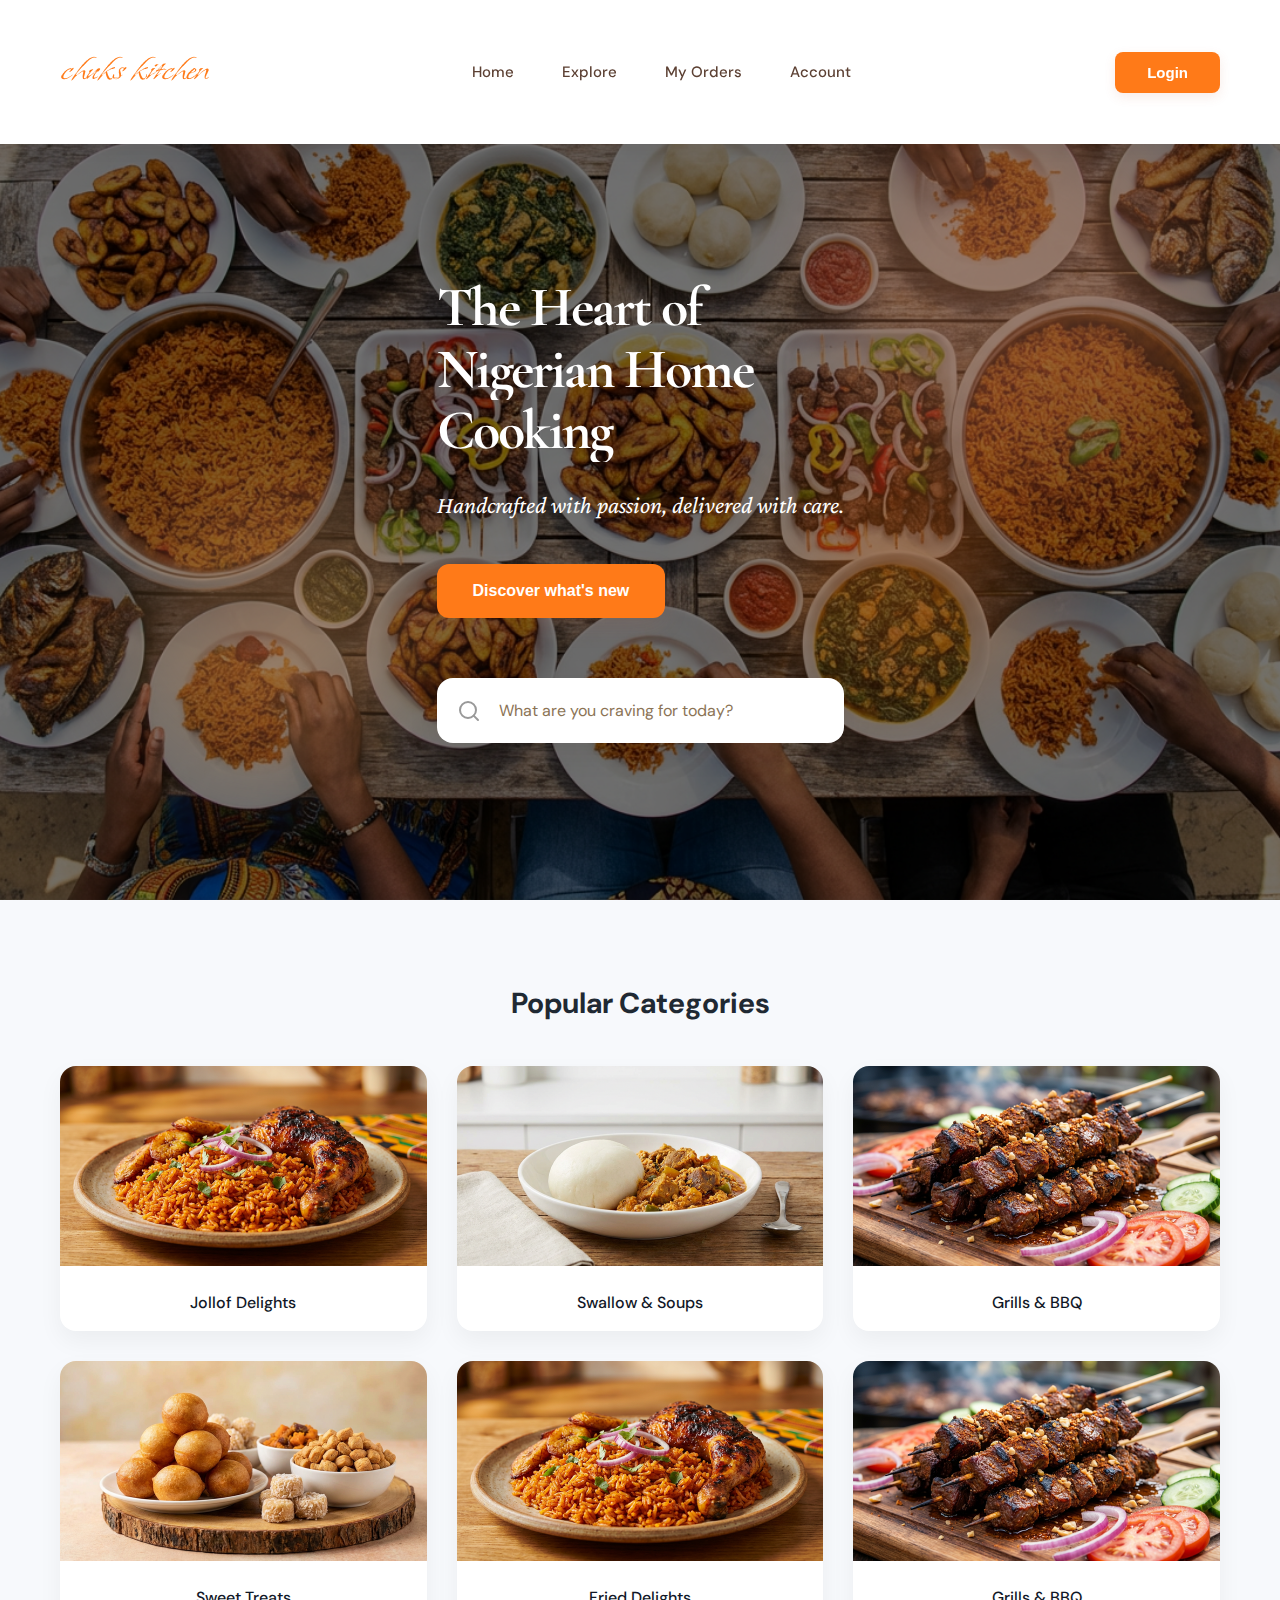
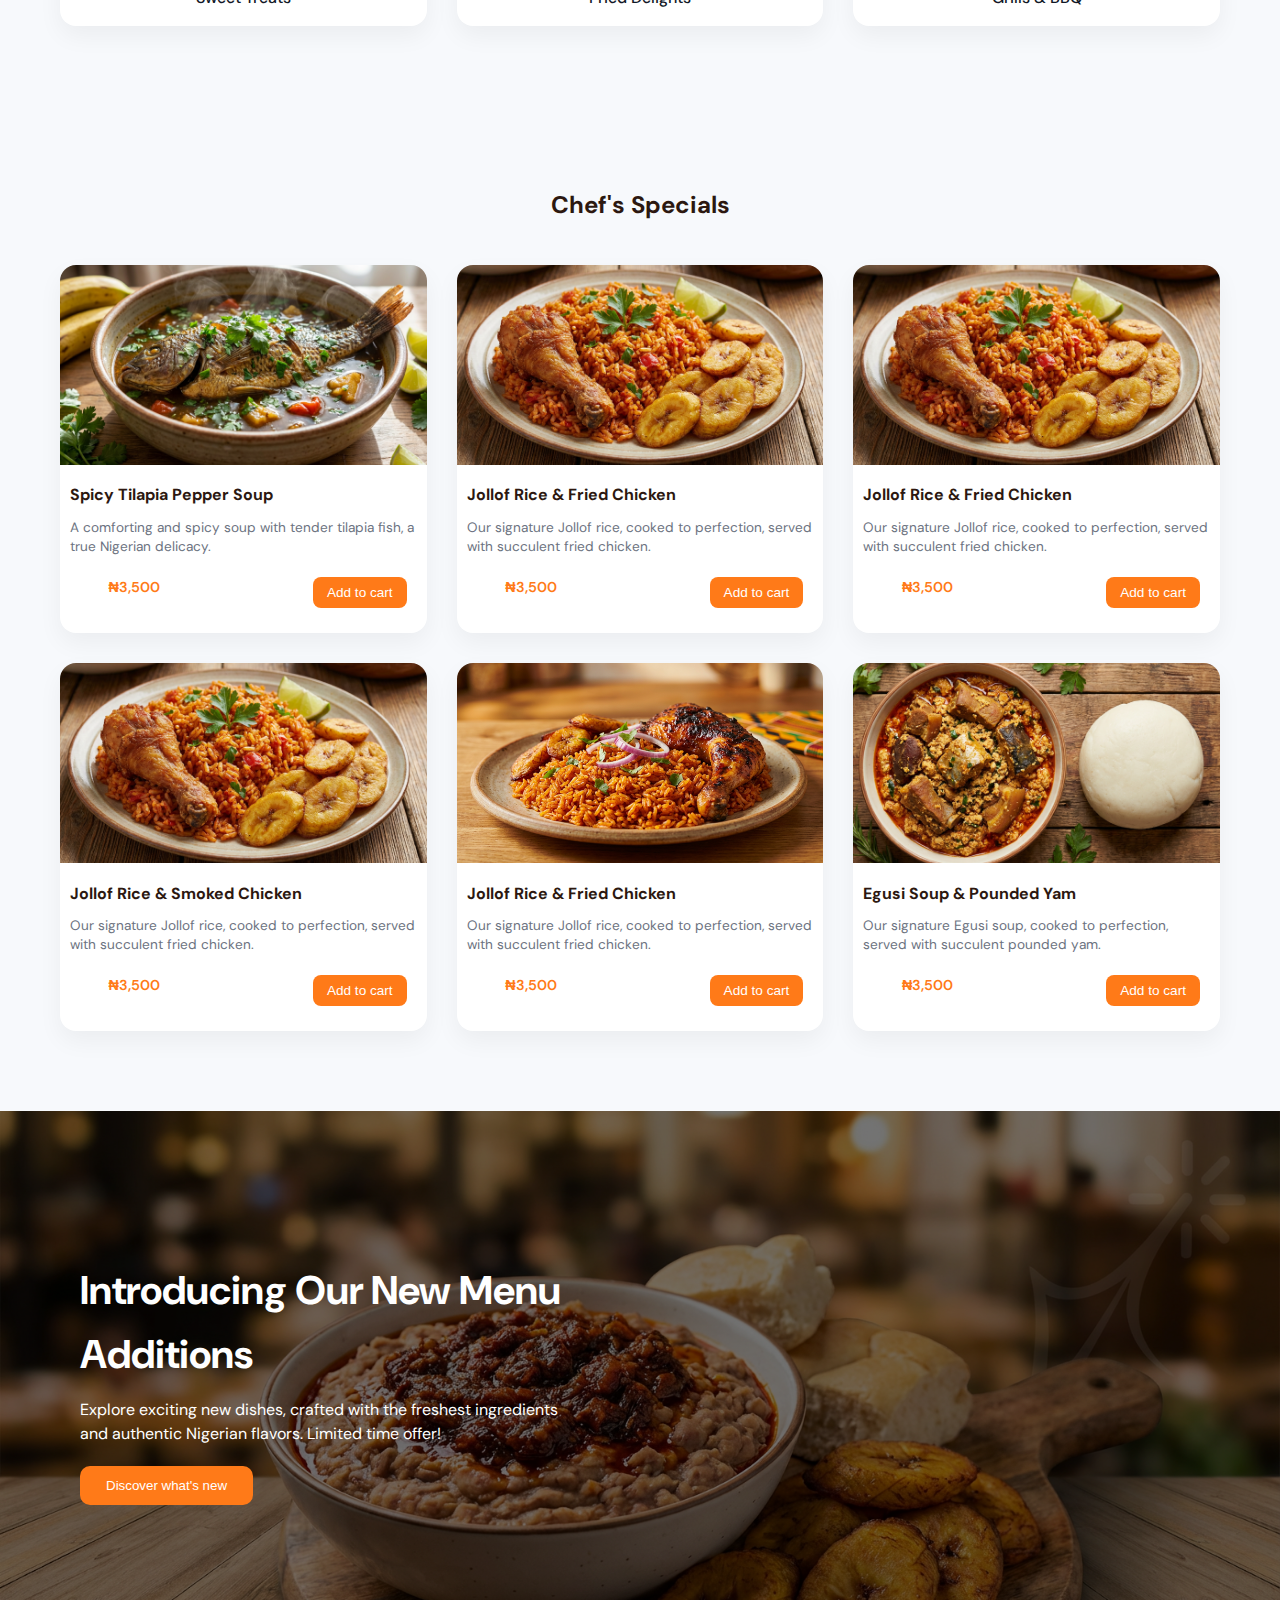
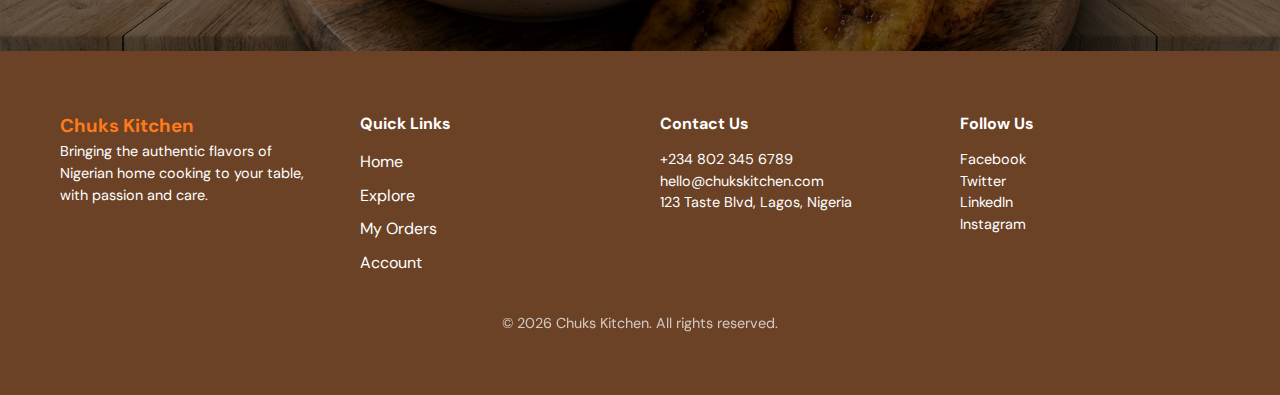
<file: index.html>
<!DOCTYPE html>
<html lang="en">

<head>
    <meta charset="UTF-8">
    <meta name="viewport" content="width=device-width, initial-scale=1.0">
    <title>Chuk's Kitchen</title>
    <link rel="stylesheet" href="style.css">
    <link rel="preconnect" href="https://fonts.googleapis.com">
    <link rel="preconnect" href="https://fonts.gstatic.com" crossorigin>
    <link
        href="https://fonts.googleapis.com/css2?family=Crimson+Pro:wght@400;600;700&family=Cormorant+Garamond:wght@500;600;700&family=DM+Sans:wght@400;500;600&display=swap"
        rel="stylesheet">

    <link rel="preconnect" href="https://fonts.googleapis.com">
    <link rel="preconnect" href="https://fonts.gstatic.com" crossorigin>
    <link href="https://fonts.googleapis.com/css2?family=Island+Moments&display=swap" rel="stylesheet">

</head>

<body>
    <!-- Navigation -->
    <nav class="navbar" id="navbar">
        <div class="container nav-container">
            <div class="logo">
                <span class="logo-text">chuks kitchen</span>
            </div>
            <div class="nav-menu" id="navMenu">
                <a href="/index.html" class="nav-link">Home</a>
                <a href="/explore.html" class="nav-link">Explore</a>
                <a href="/my-orders.html" class="nav-link">My Orders</a>
                <a href="#" class="nav-link">Account</a>           
            </div>
            <button class="login-btn">Login</button>
            <button class="mobile-toggle" id="mobileToggle">
                <span></span>
                <span></span>
                <span></span>
            </button>
        </div>
    </nav>

    <!--  Hero Section -->
    <section class="hero" id="home">
        <div class="hero-overlay"></div>
        <div class="hero-background"></div>
        <div class="container hero-container">
            <div class="hero-content">
                <h1 class="hero-title">
                    <span class="title-line">The Heart of</span>
                    <span class="title-line">Nigerian Home</span>
                    <span class="title-line">Cooking</span>
                </h1>
                <p class="hero-subtitle">Handcrafted with passion, delivered with care.</p>

                <button class="cta-button">
                    Discover what's new
                </button>
            </div>

            <!-- Search Bar -->

            <div class="search-container">
                <svg class="search-icon" width="24" height="24" viewBox="0 0 24 24" fill="none"
                    xmlns="http://www.w3.org/2000/svg">
                    <circle cx="11" cy="11" r="8" stroke="#999" stroke-width="2" />
                    <path d="M21 21L16.65 16.65" stroke="#999" stroke-width="2" stroke-linecap="round" />
                </svg>
                <input type="text" class="search-input" id="searchInput" placeholder="What are you craving for today?">
                <div class="search-suggestions" id="searchSuggestions"></div>
            </div>
        </div>

        <!-- Decorative Elements -->
        <div class="hero-decoration decoration-1"></div>
        <div class="hero-decoration decoration-2"></div>
        <div class="hero-decoration decoration-3"></div>
    </section>



    <!-- Popular Catigories -->
    <section class="categories">
        <h2>Popular Categories</h2>

        <div class="category-grid">
            <div class="category-card">
                <img src="/images/jollof.png.png" alt="Jollof">
                <p>Jollof Delights</p>
            </div>

            <div class="category-card">
                <img src="/images/swalllow.png" alt="Swallow">
                <p>Swallow & Soups</p>
            </div>

            <div class="category-card">
                <img src="/images/grills.png" alt="Grills">
                <p>Grills & BBQ</p>
            </div>

            <div class="category-card">
                <img src="/images/treat.png" alt="Treats">
                <p>Sweet Treats</p>
            </div>

            <div class="category-card">
                <img src="/images/jollof.png.png" alt="Fried">
                <p>Fried Delights</p>
            </div>

            <div class="category-card">
                <img src="/images/grills.png" alt="Grills">
                <p>Grills & BBQ</p>
            </div>
        </div>

        <button class="see-more" id="seeMoreBtn">See more</button>
    </section>



    <!-- Chef Special's -->
    <section class="specials">
        <h2>Chef's Specials</h2>

        <div class="specials-grid" id="specialsGrid">

            <div class="special-card">
                <div class="image-box">
                    <img src="/images/tillapia.png" alt="">
                </div>
                <div class="card-body">
                    <h3>Spicy Tilapia Pepper Soup</h3>
                    <p>
                        A comforting and spicy soup with tender tilapia fish, a true Nigerian delicacy.
                    </p>
                    <div class="card-footer">
                        <span class="price">₦3,500</span>
                        <button>Add to cart</button>
                    </div>
                </div>
            </div>

            <div class="special-card">
                <div class="image-box">
                    <img src="/images/chiken.png" alt="">
                </div>
                <div class="card-body">
                    <h3>Jollof Rice & Fried Chicken</h3>
                    <p>
                        Our signature Jollof rice, cooked to perfection, served with succulent fried chicken.
                    </p>
                    <div class="card-footer">
                        <span class="price">₦3,500</span>
                        <button>Add to cart</button>
                    </div>
                </div>
            </div>



            <div class="special-card">
                <div class="image-box">
                    <img src="/images/chiken.png" alt="">
                </div>
                <div class="card-body">
                    <h3>Jollof Rice & Fried Chicken</h3>
                    <p>
                        Our signature Jollof rice, cooked to perfection, served with succulent fried chicken.
                    </p>
                    <div class="card-footer">
                        <span class="price">₦3,500</span>
                        <button>Add to cart</button>
                    </div>
                </div>
            </div>

            <div class="special-card">
                <div class="image-box">
                    <img src="/images/chiken.png" alt="">
                </div>
                <div class="card-body">
                    <h3>Jollof Rice & Smoked Chicken</h3>
                    <p>
                        Our signature Jollof rice, cooked to perfection, served with succulent fried chicken.
                    </p>
                    <div class="card-footer">
                        <span class="price">₦3,500</span>
                        <button>Add to cart</button>
                    </div>
                </div>
            </div>



            <div class="special-card">
                <div class="image-box">
                    <img src="/images/fried.png" alt="">
                </div>
                <div class="card-body">
                    <h3>Jollof Rice & Fried Chicken</h3>
                    <p>
                        Our signature Jollof rice, cooked to perfection, served with succulent fried chicken.
                    </p>
                    <div class="card-footer">
                        <span class="price">₦3,500</span>
                        <button>Add to cart</button>
                    </div>
                </div>
            </div>

            <div class="special-card">
                <div class="image-box">
                    <img src="/images/egusi.png" alt="">
                </div>
                <div class="card-body">
                    <h3>Egusi Soup & Pounded Yam</h3>
                    <p>
                        Our signature Egusi soup, cooked to perfection, served with succulent pounded yam.
                    </p>
                    <div class="card-footer">
                        <span class="price">₦3,500</span>
                        <button>Add to cart</button>
                    </div>
                </div>
            </div>
        </div>

        <button class="see-more" id="specialsBtn">See more</button>
    </section>


    <section class="cta">
        <div class="cta-overlay"></div>

        <div class="cta-content">
            <h2>Introducing Our New Menu Additions</h2>
            <p>
                Explore exciting new dishes, crafted with the freshest ingredients and
                authentic Nigerian flavors. Limited time offer!
            </p>
            <button class="cta-btn">Discover what's new</button>
        </div>
    </section>


    <footer class="footer">
        <div class="footer-grid">

            <div>
                <h3 class="logo">Chuks Kitchen</h3>
                <p>
                    Bringing the authentic flavors of Nigerian home cooking to your table,
                    with passion and care.
                </p>
            </div>

            <div>
                <h4>Quick Links</h4>
                <ul>
                    <li>Home</li>
                    <li>Explore</li>
                    <li>My Orders</li>
                    <li>Account</li>
                </ul>
            </div>

            <div>
                <h4>Contact Us</h4>
                <p>+234 802 345 6789</p>
                <p>hello@chukskitchen.com</p>
                <p>123 Taste Blvd, Lagos, Nigeria</p>
            </div>

            <div>
                <h4>Follow Us</h4>
                <p>Facebook</p>
                <p>Twitter</p>
                <p>LinkedIn</p>
                <p>Instagram</p>
            </div>

        </div>

        <p class="copyright">
            © 2026 Chuks Kitchen. All rights reserved.
        </p>

        <button class="back-to-top" id="backToTop">↑</button>

    </footer>


</body>
<script src="script.js"></script>

</html>
</file>
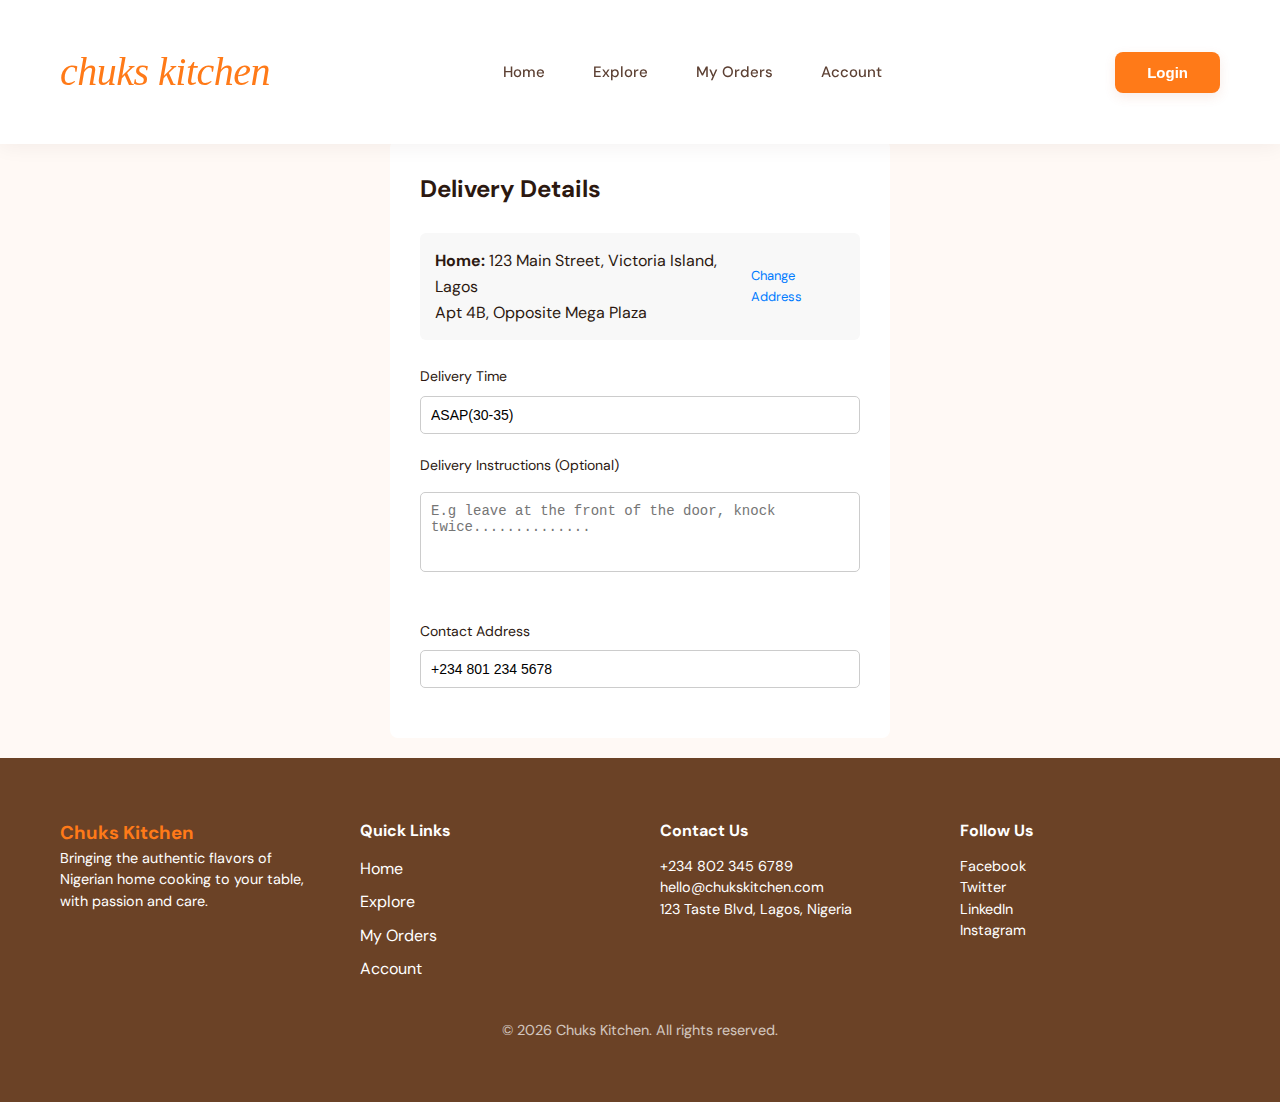
<file: delivery-details.html>
<!DOCTYPE html>
<html lang="en">

<head>
    <meta charset="UTF-8">
    <meta name="viewport" content="width=device-width, initial-scale=1.0">
    <title>Delivery Details - Chuks Kitchen</title>
    <link rel="stylesheet" href="style.css">
    <link rel="preconnect" href="https://fonts.googleapis.com">
    <link rel="preconnect" href="https://fonts.gstatic.com" crossorigin>
    <link
        href="https://fonts.googleapis.com/css2?family=Crimson+Pro:wght@400;600;700&family=Cormorant+Garamond:wght@500;600;700&family=DM+Sans:wght@400;500;600&display=swap"
        rel="stylesheet">
    <link rel="stylesheet" href="https://cdnjs.cloudflare.com/ajax/libs/font-awesome/6.5.0/css/all.min.css">
</head>

<body>
    <!-- Navigation -->
    <nav class="navbar" id="navbar">
        <div class="container nav-container">
            <div class="logo">
                <span class="logo-text">chuks kitchen</span>
            </div>
            <div class="nav-menu" id="navMenu">
                <a href="/index.html" class="nav-link">Home</a>
                <a href="/explore.html" class="nav-link">Explore</a>
                <a href="/my-orders.html" class="nav-link">My Orders</a>
                <a href="#account" class="nav-link">Account</a>
            </div>
            <button class="login-btn">Login</button>
            <button class="mobile-toggle" id="mobileToggle">
                <span></span>
                <span></span>
                <span></span>
            </button>
        </div>
    </nav>






    <!-- DELIVERY SECTION -->
    <section class="delivery-wrapper">
        <div class="delivery-card">

            <h2>Delivery Details</h2>

            <!-- Address Box -->
            <div class="address-box">
                <div>
                    <p>
                        <strong>Home:</strong> 123 Main Street, Victoria Island, Lagos<br>
                        Apt 4B, Opposite Mega Plaza
                    </p>
                </div>
                <a href="#" class="change-link">Change Address</a>
            </div>

            <!-- Delivery Time -->
            <div class="form-group">
                <label>Delivery Time</label>
                <input type="text" value="ASAP(30-35)">
            </div>

            <!-- Instructions -->
            <div class="form-group">
                <label>Delivery Instructions (Optional)</label>
                <textarea placeholder="E.g leave at the front of the door, knock twice.............."></textarea>
            </div>

            <!-- Contact -->
            <div class="form-group">
                <label>Contact Address</label>
                <input type="text" value="+234 801 234 5678">
            </div>

        </div>
    </section>



    <footer class="footer">
        <div class="footer-grid">

            <div>
                <h3 class="logo">Chuks Kitchen</h3>
                <p>
                    Bringing the authentic flavors of Nigerian home cooking to your table,
                    with passion and care.
                </p>
            </div>

            <div>
                <h4>Quick Links</h4>
                <ul>
                    <li>Home</li>
                    <li>Explore</li>
                    <li>My Orders</li>
                    <li>Account</li>
                </ul>
            </div>

            <div>
                <h4>Contact Us</h4>
                <p>+234 802 345 6789</p>
                <p>hello@chukskitchen.com</p>
                <p>123 Taste Blvd, Lagos, Nigeria</p>
            </div>

            <div>
                <h4>Follow Us</h4>
                <p>Facebook</p>
                <p>Twitter</p>
                <p>LinkedIn</p>
                <p>Instagram</p>
            </div>

        </div>

        <p class="copyright">
            © 2026 Chuks Kitchen. All rights reserved.
        </p>

        <button class="back-to-top" id="backToTop">↑</button>

    </footer>
</body>

</html>
</file>
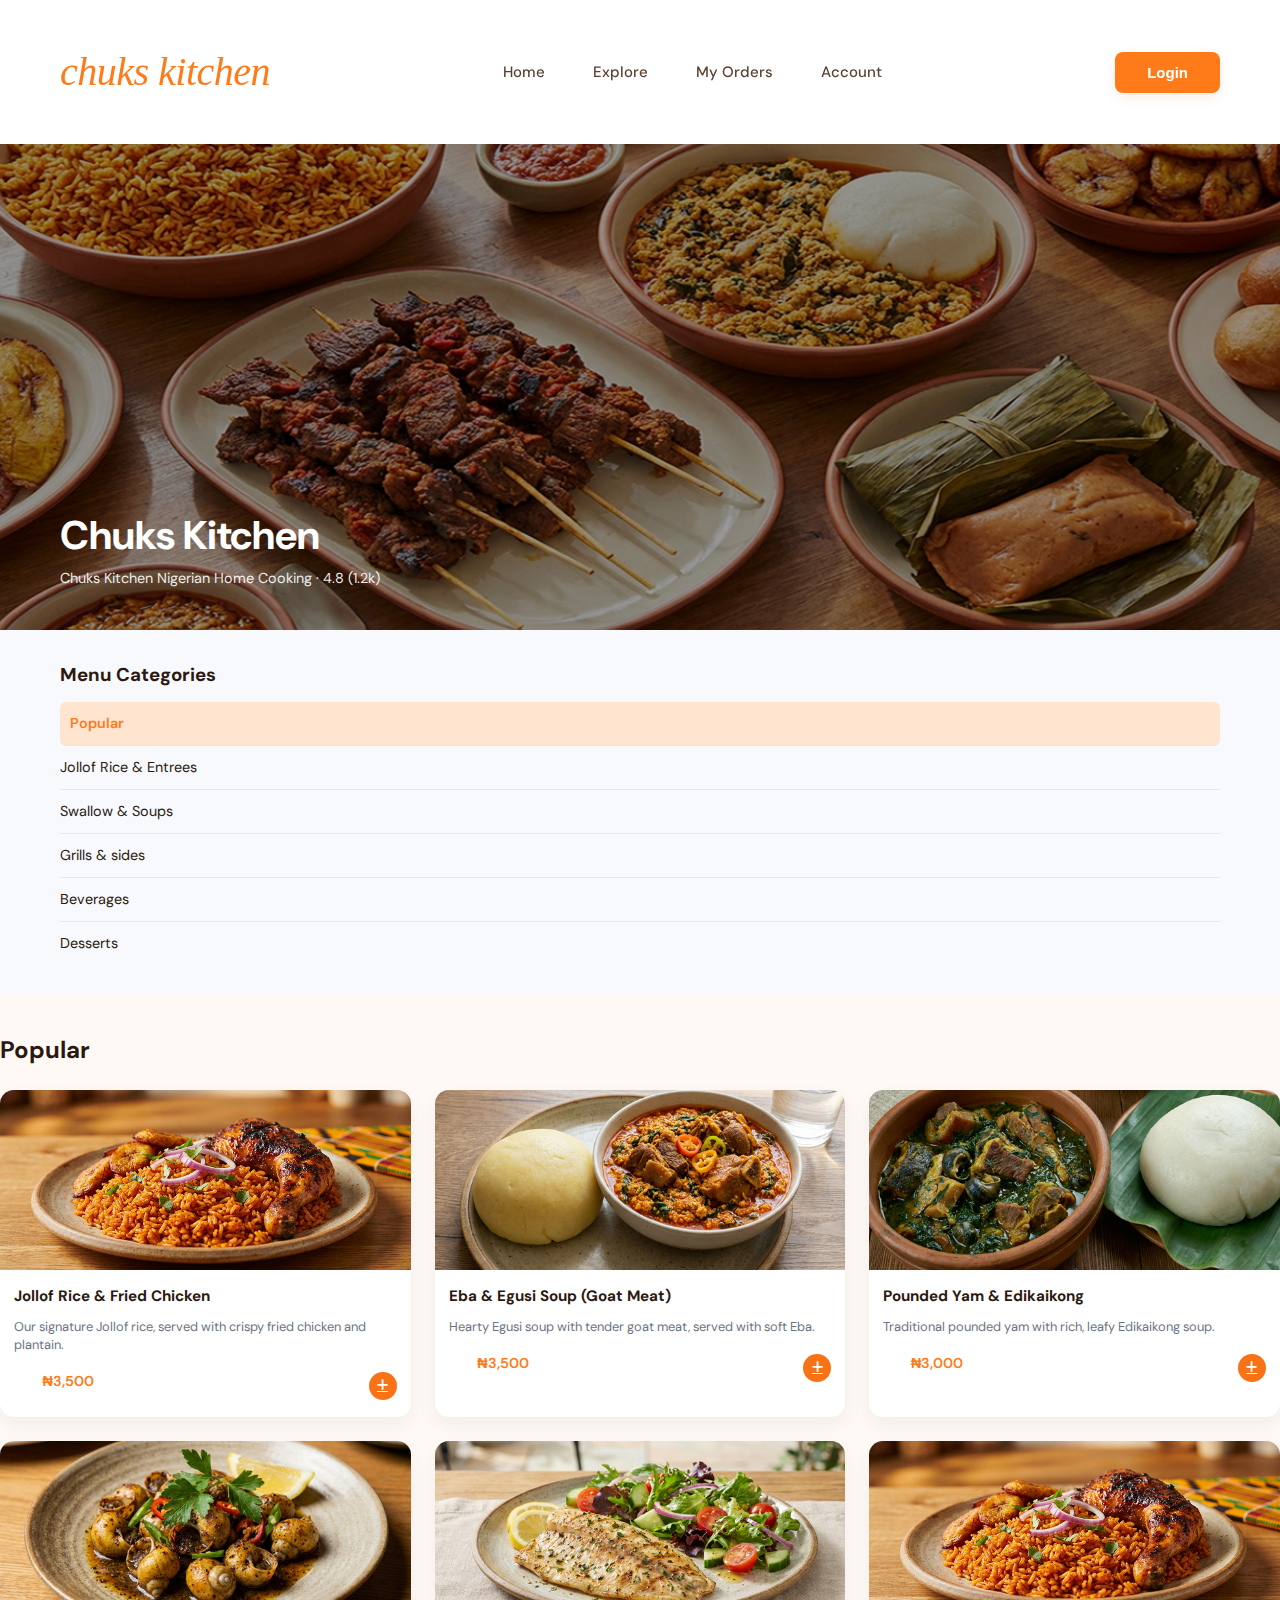
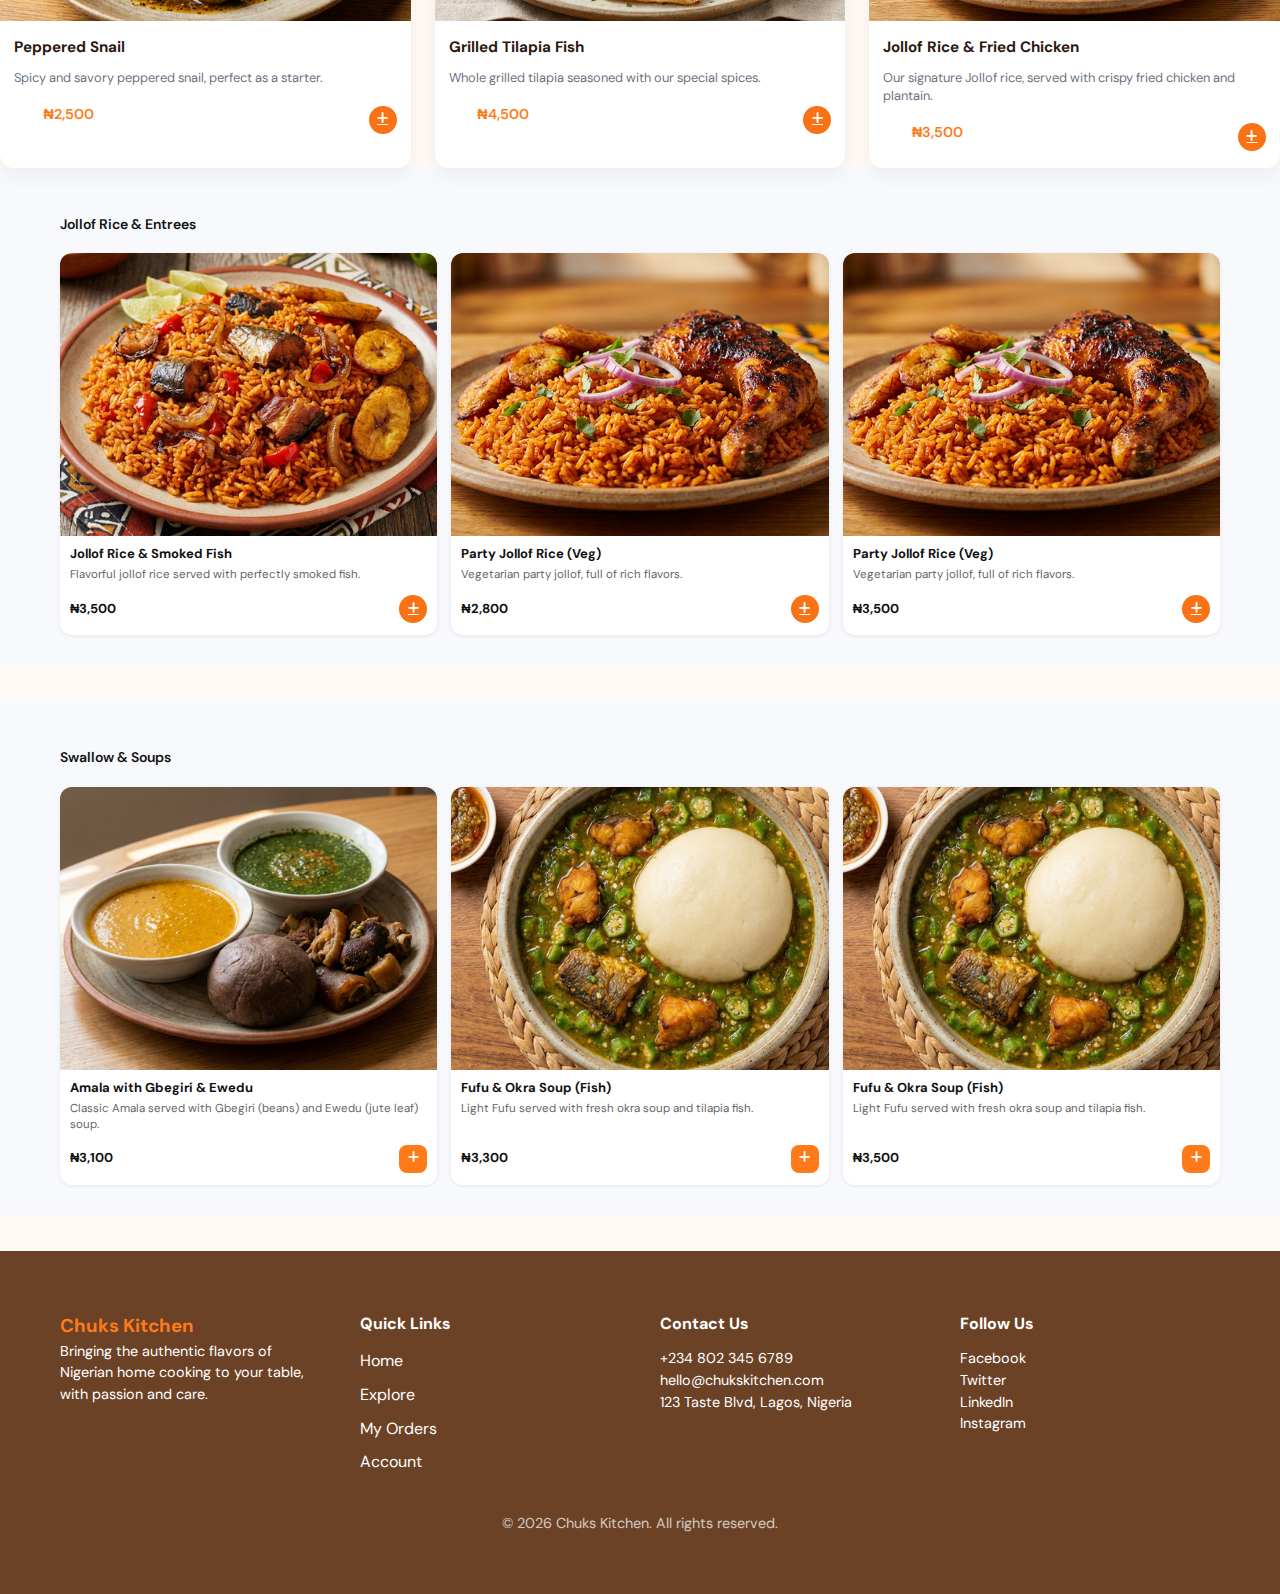
<file: explore.html>
<!DOCTYPE html>
<html lang="en">

<head>
  <meta charset="UTF-8">
  <meta name="viewport" content="width=device-width, initial-scale=1.0">
  <title>Chuk's Kitchen-Explore</title>
  <link rel="stylesheet" href="style.css">
  <link rel="preconnect" href="https://fonts.googleapis.com">
  <link rel="preconnect" href="https://fonts.gstatic.com" crossorigin>
  <link
    href="https://fonts.googleapis.com/css2?family=Crimson+Pro:wght@400;600;700&family=Cormorant+Garamond:wght@500;600;700&family=DM+Sans:wght@400;500;600&display=swap"
    rel="stylesheet">
  <link rel="stylesheet" href="https://cdnjs.cloudflare.com/ajax/libs/font-awesome/6.5.0/css/all.min.css">
</head>

<body>
  <!-- Navigation -->
  <nav class="navbar" id="navbar">
    <div class="container nav-container">
      <div class="logo">
        <span class="logo-text">chuks kitchen</span>
      </div>
      <div class="nav-menu" id="navMenu">
        <a href="/index.html" class="nav-link">Home</a>
        <a href="/explore.html" class="nav-link">Explore</a>
        <a href="/my-orders.html" class="nav-link">My Orders</a>
        <a href="#account" class="nav-link">Account</a>
      </div>
      <button class="login-btn">Login</button>
      <button class="mobile-toggle" id="mobileToggle">
        <span></span>
        <span></span>
        <span></span>
      </button>
    </div>
  </nav>

  <!-- Explore Hero -->
  <section class="explore-hero">
    <div class="explore-overlay"></div>
    <div class="explore-content">
      <h1>Chuks Kitchen</h1>
      <p>Chuks Kitchen Nigerian Home Cooking · 4.8 (1.2k)</p>
    </div>
  </section>

  <!-- Main Content -->
  <section class="menu-section">
    <h3>Menu Categories</h3>

    <ul class="menu-list">
      <li class="active">Popular</li>
      <li>Jollof Rice & Entrees</li>
      <li>Swallow & Soups</li>
      <li>Grills & sides</li>
      <li>Beverages</li>
      <li>Desserts</li>
    </ul>
  </section>

  <section>
    <div class="containerr">
      <h2>Popular</h2>

      <div class="food-grid">

        <div class="food-card">
          <img src="/images/fried.png" alt="">
          <div class="food-body">
            <h3>Jollof Rice & Fried Chicken</h3>
            <p>Our signature Jollof rice, served with crispy fried chicken and plantain.</p>
            <div class="food-footer">
              <span class="price">₦3,500</span>
              <a href="/food-details.html" class="add-btn">
                <i class="fa-solid fa-plus"></i>
              </a>
            </div>
          </div>
        </div>


        <div class="food-card">
          <img src="/images/eba.png" alt="">
          <div class="food-body">
            <h3>Eba & Egusi Soup (Goat Meat)</h3>
            <p>Hearty Egusi soup with tender goat meat, served with soft Eba.</p>
            <div class="food-footer">
              <span class="price">₦3,500</span>
              <a href="/food-details.html" class="add-btn">
                <i class="fa-solid fa-plus"></i>
              </a>
            </div>
          </div>
        </div>

        <div class="food-card">
          <img src="/images/eji.png" alt="">
          <div class="food-body">
            <h3>Pounded Yam & Edikaikong</h3>
            <p>Traditional pounded yam with rich, leafy Edikaikong soup.</p>
            <div class="food-footer">
              <span class="price">₦3,000</span>
              <a href="/food-details.html" class="add-btn">
                <i class="fa-solid fa-plus"></i>
              </a>
            </div>
          </div>
        </div>

        <div class="food-card">
          <img src="/images/snail.png" alt="">
          <div class="food-body">
            <h3>Peppered Snail</h3>
            <p>Spicy and savory peppered snail, perfect as a starter.</p>
            <div class="food-footer">
              <span class="price">₦2,500</span>
              <a href="/food-details.html" class="add-btn">
                <i class="fa-solid fa-plus"></i>
              </a>
            </div>
          </div>
        </div>

        <div class="food-card">
          <img src="/images/fish.png" alt="">
          <div class="food-body">
            <h3>Grilled Tilapia Fish</h3>
            <p>Whole grilled tilapia seasoned with our special spices.</p>
            <div class="food-footer">
              <span class="price">₦4,500</span>
              <a href="/food-details.html" class="add-btn">
                <i class="fa-solid fa-plus"></i>
              </a>
            </div>
          </div>
        </div>

        <div class="food-card">
          <img src="/images/fried.png" alt="">
          <div class="food-body">
            <h3>Jollof Rice & Fried Chicken</h3>
            <p>Our signature Jollof rice, served with crispy fried chicken and plantain.</p>
            <div class="food-footer">
              <span class="price">₦3,500</span>
              <a href="/food-details.html" class="add-btn">
                <i class="fa-solid fa-plus"></i>
              </a>
            </div>
          </div>
        </div>

      </div>
    </div>
  </section>



  <!-- Jollof Rice & Entrees Section -->
  <section class="menu-section">
    <h2 class="section-title">Jollof Rice &amp; Entrees</h2>
    <div class="menu-grid">

      <div class="menu-card">
        <img class="card-img" src="/images/smoked.png" alt="Jollof Rice & Smoked Fish" />
        <div class="card-body">
          <div class="item-name">Jollof Rice &amp; Smoked Fish</div>
          <div class="item-desc">Flavorful jollof rice served with perfectly smoked fish.</div>
        </div>
        <div class="card-footer">
          <span class="item-price">₦3,500</span>
          <a href="/food-details.html" class="add-btn">
            <i class="fa-solid fa-plus"></i>
          </a>
        </div>
      </div>

      <div class="menu-card">
        <img class="card-img" src="/images/fried.png" alt="Party Jollof Rice (Veg)" />
        <div class="card-body">
          <div class="item-name">Party Jollof Rice (Veg)</div>
          <div class="item-desc">Vegetarian party jollof, full of rich flavors.</div>
        </div>
        <div class="card-footer">
          <span class="item-price">₦2,800</span>
          <a href="/food-details.html" class="add-btn">
            <i class="fa-solid fa-plus"></i>
          </a>
        </div>
      </div>

      <div class="menu-card">
        <img class="card-img" src="/images/fried.png" alt="Party Jollof Rice (Veg)" />
        <div class="card-body">
          <div class="item-name">Party Jollof Rice (Veg)</div>
          <div class="item-desc">Vegetarian party jollof, full of rich flavors.</div>
        </div>
        <div class="card-footer">
          <span class="item-price">₦3,500</span>
          <a href="/food-details.html" class="add-btn">
            <i class="fa-solid fa-plus"></i>
          </a>
        </div>
      </div>

    </div>
  </section>

  <!-- Swallow & Soups Section -->
  <section class="menu-section">
    <h2 class="section-title">Swallow &amp; Soups</h2>
    <div class="menu-grid">

      <div class="menu-card">
        <img class="card-img" src="/images/amala.png" alt="Amala with Gbegiri & Ewedu" />
        <div class="card-body">
          <div class="item-name">Amala with Gbegiri &amp; Ewedu</div>
          <div class="item-desc">Classic Amala served with Gbegiri (beans) and Ewedu (jute leaf) soup.</div>
        </div>
        <div class="card-footer">
          <span class="item-price">₦3,100</span>
          <button class="add-btn">
            <i class="fa-solid fa-plus"></i>
          </button>
        </div>
      </div>

      <div class="menu-card">
        <img class="card-img" src="/images/okra.png" alt="Fufu & Okra Soup (Fish)" />
        <div class="card-body">
          <div class="item-name">Fufu &amp; Okra Soup (Fish)</div>
          <div class="item-desc">Light Fufu served with fresh okra soup and tilapia fish.</div>
        </div>
        <div class="card-footer">
          <span class="item-price">₦3,300</span>
          <button class="add-btn">
            <i class="fa-solid fa-plus"></i>
          </button>
        </div>
      </div>

      <div class="menu-card">
        <img class="card-img" src="/images/okra.png" alt="Fufu & Okra Soup (Fish)" />
        <div class="card-body">
          <div class="item-name">Fufu &amp; Okra Soup (Fish)</div>
          <div class="item-desc">Light Fufu served with fresh okra soup and tilapia fish.</div>
        </div>
        <div class="card-footer">
          <span class="item-price">₦3,500</span>
          <button class="add-btn">
            <i class="fa-solid fa-plus"></i>
          </button>
        </div>
      </div>

    </div>
  </section>





  <footer class="footer">
    <div class="footer-grid">

      <div>
        <h3 class="logo">Chuks Kitchen</h3>
        <p>
          Bringing the authentic flavors of Nigerian home cooking to your table,
          with passion and care.
        </p>
      </div>

      <div>
        <h4>Quick Links</h4>
        <ul>
          <li>Home</li>
          <li>Explore</li>
          <li>My Orders</li>
          <li>Account</li>
        </ul>
      </div>

      <div>
        <h4>Contact Us</h4>
        <p>+234 802 345 6789</p>
        <p>hello@chukskitchen.com</p>
        <p>123 Taste Blvd, Lagos, Nigeria</p>
      </div>

      <div>
        <h4>Follow Us</h4>
        <p>Facebook</p>
        <p>Twitter</p>
        <p>LinkedIn</p>
        <p>Instagram</p>
      </div>

    </div>

    <p class="copyright">
      © 2026 Chuks Kitchen. All rights reserved.
    </p>

    <button class="back-to-top" id="backToTop">↑</button>

  </footer>


  <script>
    // Add to cart interaction
    document.querySelectorAll('.add-btn').forEach(btn => {
      btn.addEventListener('click', function () {
        this.style.transform = 'scale(1.3)';
        this.style.background = '#16a34a';
        setTimeout(() => {
          this.style.transform = '';
          this.style.background = '';
        }, 400);
      });
    });
  </script>
  <script src="script.js"></script>



</body>

</html>
</file>
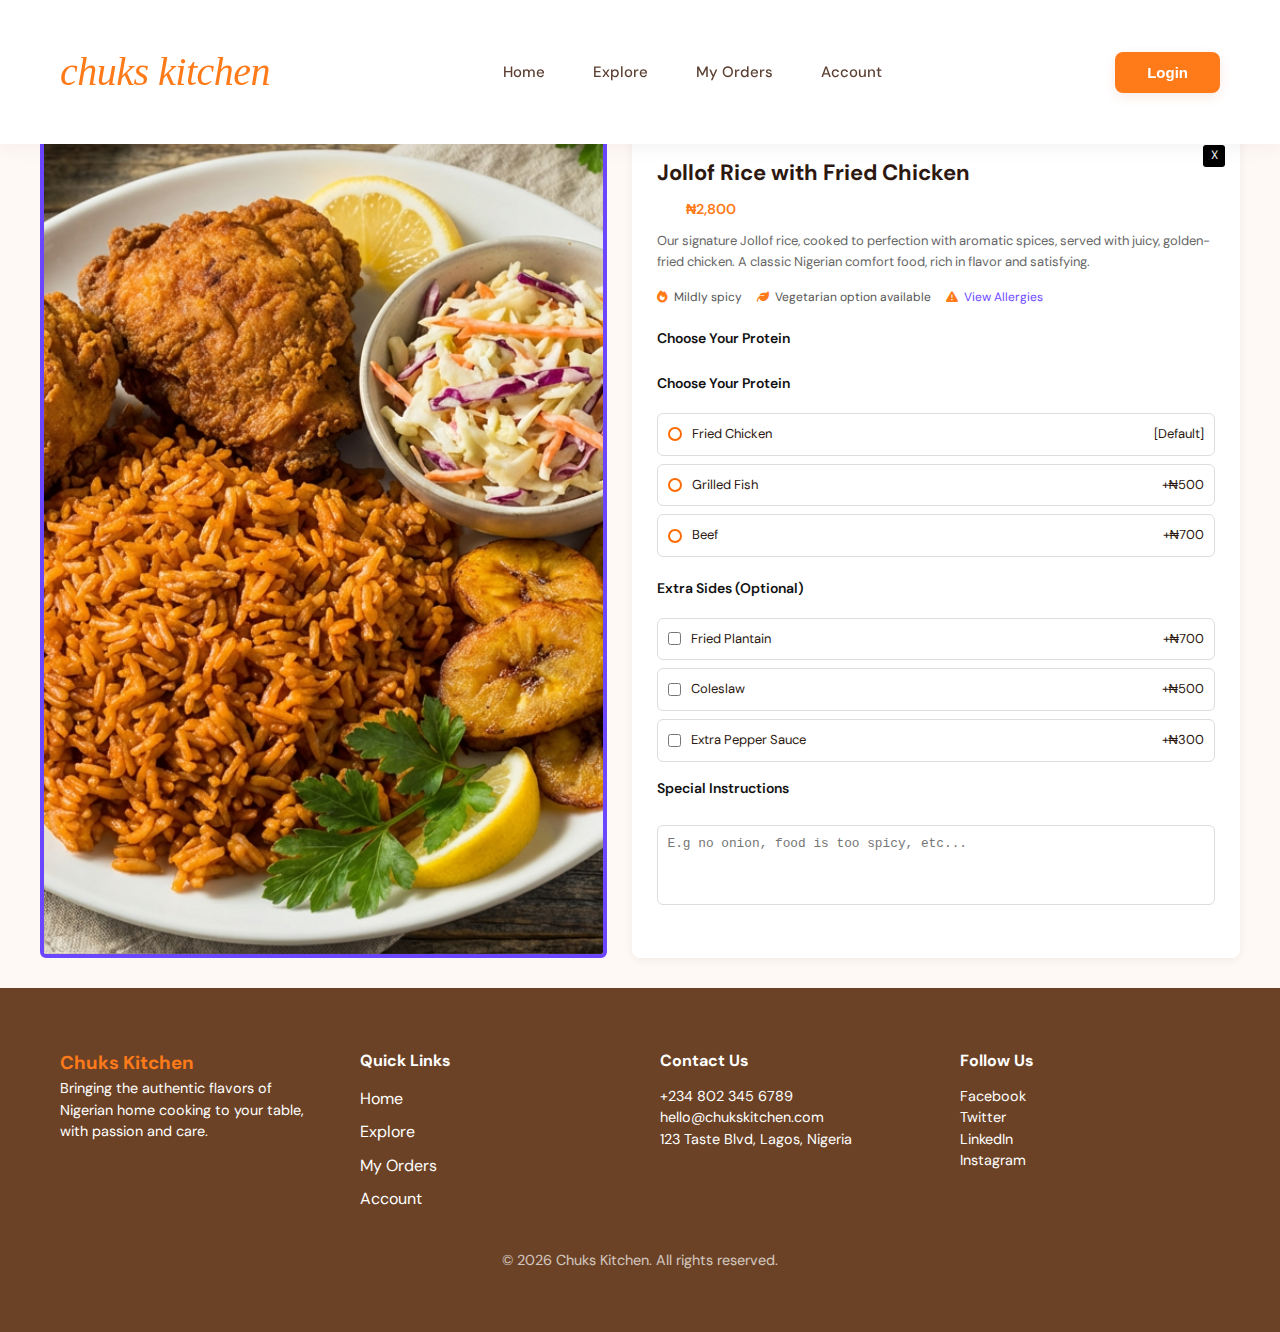
<file: food-details.html>
<!DOCTYPE html>
<html lang="en">

<head>
    <meta charset="UTF-8">
    <meta name="viewport" content="width=device-width, initial-scale=1.0">
    <title>Chuks Kitchen - Food Details</title>
    <link rel="stylesheet" href="style.css">
    <link rel="preconnect" href="https://fonts.googleapis.com">
    <link rel="preconnect" href="https://fonts.gstatic.com" crossorigin>
    <link
        href="https://fonts.googleapis.com/css2?family=Crimson+Pro:wght@400;600;700&family=Cormorant+Garamond:wght@500;600;700&family=DM+Sans:wght@400;500;600&display=swap"
        rel="stylesheet">
    <link rel="stylesheet" href="https://cdnjs.cloudflare.com/ajax/libs/font-awesome/6.5.0/css/all.min.css">
</head>

<body>
    <!-- Navigation -->
    <nav class="navbar" id="navbar">
        <div class="container nav-container">
            <div class="logo">
                <span class="logo-text">chuks kitchen</span>
            </div>
            <div class="nav-menu" id="navMenu">
                <a href="/index.html" class="nav-link">Home</a>
                <a href="/explore.html" class="nav-link">Explore</a>
                <a href="/my-orders.html" class="nav-link">My Orders</a>
                <a href="#account" class="nav-link">Account</a>    
            </div>
            <button class="login-btn">Login</button>
            <button class="mobile-toggle" id="mobileToggle">
                <span></span>
                <span></span>
                <span></span>
            </button>
        </div>
    </nav>



    <!-- Food details -->

    <div class="contaiiner">

        <!-- LEFT IMAGE -->
        <div class="food-image">
            <img src="/images/add-image.png.png" alt="Jollof Rice">
        </div>

        <!-- RIGHT DETAILS -->
        <div class="details-card">

            <div class="close-btn">X</div>

            <h2>Jollof Rice with Fried Chicken</h2>
            <div class="price">₦2,800</div>

            <p class="description">
                Our signature Jollof rice, cooked to perfection with aromatic spices,
                served with juicy, golden-fried chicken. A classic Nigerian comfort
                food, rich in flavor and satisfying.
            </p>

            <div class="info-tags">
                <span><i style="color:#ff7a18;" class="fa-solid fa-fire"></i> Mildly spicy</span>
                <span><i style="color:#ff7a18;" class="fa-solid fa-leaf"></i> Vegetarian option available</span>
                <span style="color:#6b46ff;"><i style="color:#ff7a18;" class="fa-solid fa-triangle-exclamation"></i>
                    View Allergies</span>
            </div>

            <!-- Protein -->
            <div class="section-title">Choose Your Protein</div>


            <!-- Protein -->
            <div class="section-title">Choose Your Protein</div>

            <div class="option">
                <div class="option-left">
                    <div class="radio"></div>
                    Fried Chicken
                </div>
                <span>[Default]</span>
            </div>

            <div class="option">
                <div class="option-left">
                    <div class="radio"></div>
                    Grilled Fish
                </div>
                <span>+₦500</span>
            </div>

            <div class="option">
                <div class="option-left">
                    <div class="radio"></div>
                    Beef
                </div>
                <span>+₦700</span>
            </div>


            <div class="section-title" style="margin-top:20px;">Extra Sides (Optional)</div>

            <div class="option">
                <div class="option-left">
                    <input type="checkbox">
                    <label>Fried Plantain</label>
                </div>
                <span>+₦700</span>
            </div>

            <div class="option">
                <div class="option-left">
                    <input type="checkbox">
                    <label>Coleslaw</label>
                </div>
                <span>+₦500</span>
            </div>

            <div class="option">
                <div class="option-left">
                    <input type="checkbox">
                    <label>Extra Pepper Sauce</label>
                </div>
                <span>+₦300</span>
            </div>

            <!-- Special Instructions -->
            <div class="section-title">Special Instructions</div>
            <textarea placeholder="E.g no onion, food is too spicy, etc..."></textarea>

        </div>

    </div>



    <footer class="footer">
        <div class="footer-grid">

            <div>
                <h3 class="logo">Chuks Kitchen</h3>
                <p>
                    Bringing the authentic flavors of Nigerian home cooking to your table,
                    with passion and care.
                </p>
            </div>

            <div>
                <h4>Quick Links</h4>
                <ul>
                    <li>Home</li>
                    <li>Explore</li>
                    <li>My Orders</li>
                    <li>Account</li>
                </ul>
            </div>

            <div>
                <h4>Contact Us</h4>
                <p>+234 802 345 6789</p>
                <p>hello@chukskitchen.com</p>
                <p>123 Taste Blvd, Lagos, Nigeria</p>
            </div>

            <div>
                <h4>Follow Us</h4>
                <p>Facebook</p>
                <p>Twitter</p>
                <p>LinkedIn</p>
                <p>Instagram</p>
            </div>

        </div>

        <p class="copyright">
            © 2026 Chuks Kitchen. All rights reserved.
        </p>

        <button class="back-to-top" id="backToTop">↑</button>

    </footer>

</body>

</html>
</file>
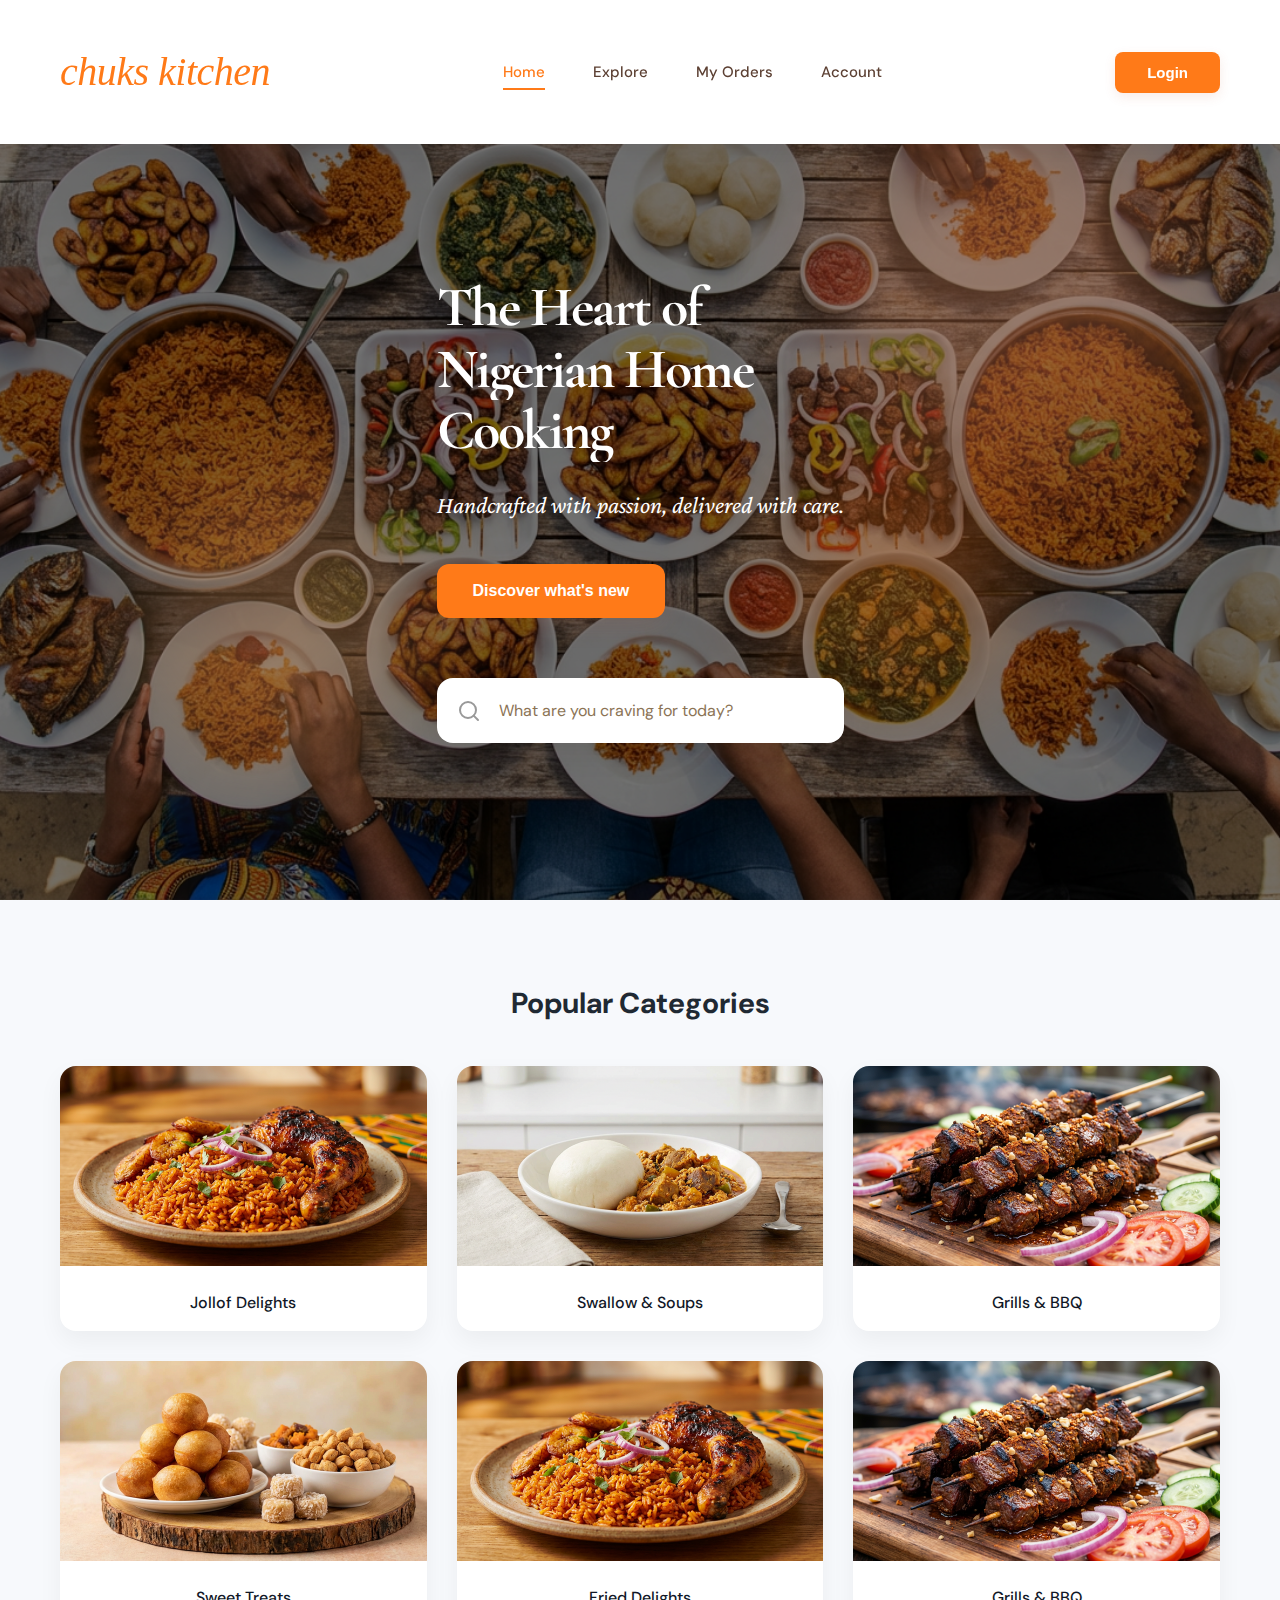
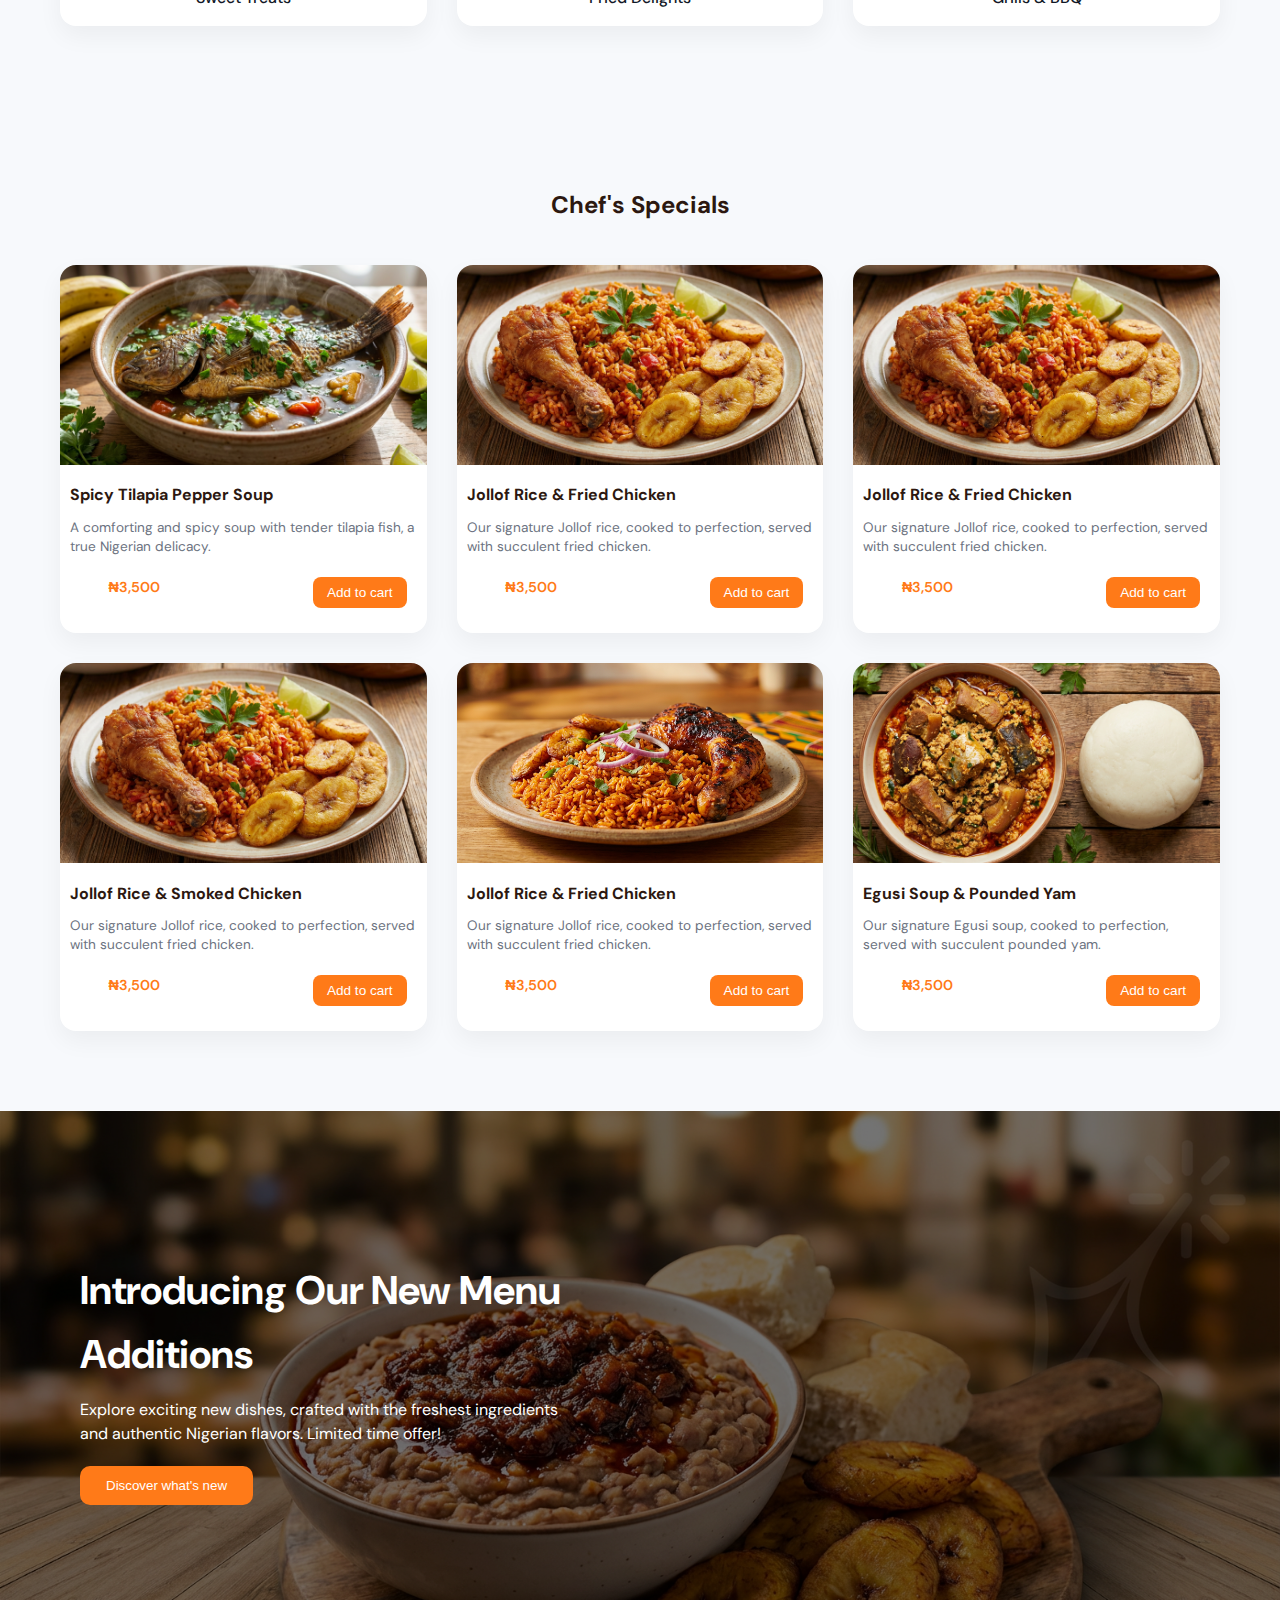
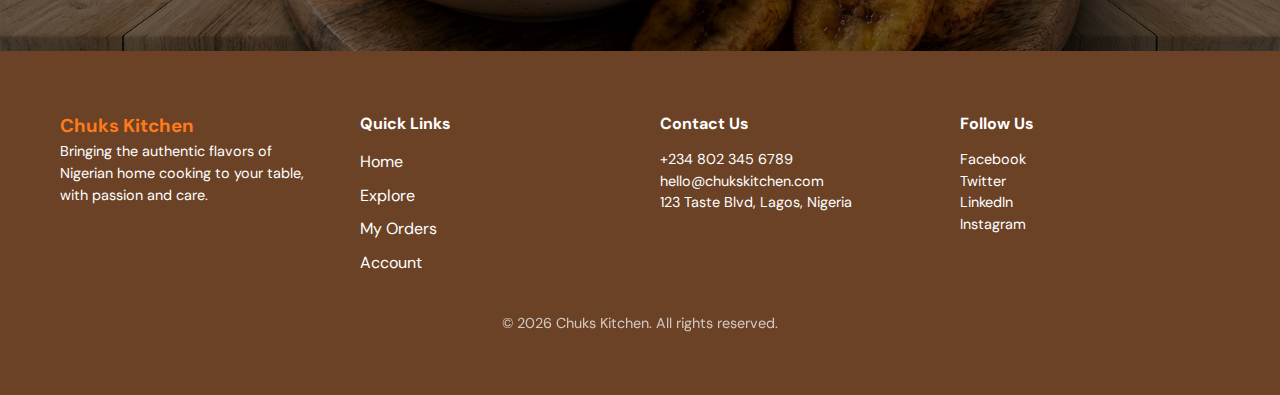
<file: home.html>
<!DOCTYPE html>
<html lang="en">

<head>
    <meta charset="UTF-8">
    <meta name="viewport" content="width=device-width, initial-scale=1.0">
    <title>Chuk's Kitchen</title>
    <link rel="stylesheet" href="style.css">
    <link rel="preconnect" href="https://fonts.googleapis.com">
    <link rel="preconnect" href="https://fonts.gstatic.com" crossorigin>
    <link
        href="https://fonts.googleapis.com/css2?family=Crimson+Pro:wght@400;600;700&family=Cormorant+Garamond:wght@500;600;700&family=DM+Sans:wght@400;500;600&display=swap"
        rel="stylesheet">

</head>

<body>
    <!-- Navigation -->
    <nav class="navbar" id="navbar">
        <div class="container nav-container">
            <div class="logo">
                <span class="logo-text">chuks kitchen</span>
            </div>
            <div class="nav-menu" id="navMenu">
                <a href="/index.html" class="nav-link active">Home</a>
                <a href="/explore.html" class="nav-link">Explore</a>
                <a href="/my-orders.html" class="nav-link">My Orders</a>
                <a href="#account" class="nav-link">Account</a>
            </div>
            <button class="login-btn">Login</button>
            <button class="mobile-toggle" id="mobileToggle">
                <span></span>
                <span></span>
                <span></span>
            </button>
        </div>
    </nav>

    <!--  Hero Section -->
    <section class="hero" id="home">
        <div class="hero-overlay"></div>
        <div class="hero-background"></div>
        <div class="container hero-container">
            <div class="hero-content">
                <h1 class="hero-title">
                    <span class="title-line">The Heart of</span>
                    <span class="title-line">Nigerian Home</span>
                    <span class="title-line">Cooking</span>
                </h1>
                <p class="hero-subtitle">Handcrafted with passion, delivered with care.</p>

                <button class="cta-button">
                    Discover what's new
                </button>
            </div>

            <!-- Search Bar -->

            <div class="search-container">
                <svg class="search-icon" width="24" height="24" viewBox="0 0 24 24" fill="none"
                    xmlns="http://www.w3.org/2000/svg">
                    <circle cx="11" cy="11" r="8" stroke="#999" stroke-width="2" />
                    <path d="M21 21L16.65 16.65" stroke="#999" stroke-width="2" stroke-linecap="round" />
                </svg>
                <input type="text" class="search-input" id="searchInput" placeholder="What are you craving for today?">
                <div class="search-suggestions" id="searchSuggestions"></div>
            </div>
        </div>

        <!-- Decorative Elements -->
        <div class="hero-decoration decoration-1"></div>
        <div class="hero-decoration decoration-2"></div>
        <div class="hero-decoration decoration-3"></div>
    </section>



    <!-- Popular Catigories -->
    <section class="categories">
        <h2>Popular Categories</h2>

        <div class="category-grid">
            <div class="category-card">
                <img src="/images/jollof.png.png" alt="Jollof">
                <p>Jollof Delights</p>
            </div>

            <div class="category-card">
                <img src="/images/swalllow.png" alt="Swallow">
                <p>Swallow & Soups</p>
            </div>

            <div class="category-card">
                <img src="/images/grills.png" alt="Grills">
                <p>Grills & BBQ</p>
            </div>

            <div class="category-card">
                <img src="/images/treat.png" alt="Treats">
                <p>Sweet Treats</p>
            </div>

            <div class="category-card">
                <img src="/images/jollof.png.png" alt="Fried">
                <p>Fried Delights</p>
            </div>

            <div class="category-card">
                <img src="/images/grills.png" alt="Grills">
                <p>Grills & BBQ</p>
            </div>
        </div>

        <button class="see-more" id="seeMoreBtn">See more</button>
    </section>



    <!-- Chef Special's -->
    <section class="specials">
        <h2>Chef's Specials</h2>

        <div class="specials-grid" id="specialsGrid">

            <div class="special-card">
                <div class="image-box">
                    <img src="/images/tillapia.png" alt="">
                </div>
                <div class="card-body">
                    <h3>Spicy Tilapia Pepper Soup</h3>
                    <p>
                        A comforting and spicy soup with tender tilapia fish, a true Nigerian delicacy.
                    </p>
                    <div class="card-footer">
                        <span class="price">₦3,500</span>
                        <button>Add to cart</button>
                    </div>
                </div>
            </div>

            <div class="special-card">
                <div class="image-box">
                    <img src="/images/chiken.png" alt="">
                </div>
                <div class="card-body">
                    <h3>Jollof Rice & Fried Chicken</h3>
                    <p>
                        Our signature Jollof rice, cooked to perfection, served with succulent fried chicken.
                    </p>
                    <div class="card-footer">
                        <span class="price">₦3,500</span>
                        <button>Add to cart</button>
                    </div>
                </div>
            </div>



            <div class="special-card">
                <div class="image-box">
                    <img src="/images/chiken.png" alt="">
                </div>
                <div class="card-body">
                    <h3>Jollof Rice & Fried Chicken</h3>
                    <p>
                        Our signature Jollof rice, cooked to perfection, served with succulent fried chicken.
                    </p>
                    <div class="card-footer">
                        <span class="price">₦3,500</span>
                        <button>Add to cart</button>
                    </div>
                </div>
            </div>

            <div class="special-card">
                <div class="image-box">
                    <img src="/images/chiken.png" alt="">
                </div>
                <div class="card-body">
                    <h3>Jollof Rice & Smoked Chicken</h3>
                    <p>
                        Our signature Jollof rice, cooked to perfection, served with succulent fried chicken.
                    </p>
                    <div class="card-footer">
                        <span class="price">₦3,500</span>
                        <button>Add to cart</button>
                    </div>
                </div>
            </div>



            <div class="special-card">
                <div class="image-box">
                    <img src="/images/fried.png" alt="">
                </div>
                <div class="card-body">
                    <h3>Jollof Rice & Fried Chicken</h3>
                    <p>
                        Our signature Jollof rice, cooked to perfection, served with succulent fried chicken.
                    </p>
                    <div class="card-footer">
                        <span class="price">₦3,500</span>
                        <button>Add to cart</button>
                    </div>
                </div>
            </div>

            <div class="special-card">
                <div class="image-box">
                    <img src="/images/egusi.png" alt="">
                </div>
                <div class="card-body">
                    <h3>Egusi Soup & Pounded Yam</h3>
                    <p>
                        Our signature Egusi soup, cooked to perfection, served with succulent pounded yam.
                    </p>
                    <div class="card-footer">
                        <span class="price">₦3,500</span>
                        <button>Add to cart</button>
                    </div>
                </div>
            </div>
        </div>

        <button class="see-more" id="specialsBtn">See more</button>
    </section>


    <section class="cta">
        <div class="cta-overlay"></div>

        <div class="cta-content">
            <h2>Introducing Our New Menu Additions</h2>
            <p>
                Explore exciting new dishes, crafted with the freshest ingredients and
                authentic Nigerian flavors. Limited time offer!
            </p>
            <button class="cta-btn">Discover what's new</button>
        </div>
    </section>


    <footer class="footer">
        <div class="footer-grid">

            <div>
                <h3 class="logo">Chuks Kitchen</h3>
                <p>
                    Bringing the authentic flavors of Nigerian home cooking to your table,
                    with passion and care.
                </p>
            </div>

            <div>
                <h4>Quick Links</h4>
                <ul>
                    <li>Home</li>
                    <li>Explore</li>
                    <li>My Orders</li>
                    <li>Account</li>
                </ul>
            </div>

            <div>
                <h4>Contact Us</h4>
                <p>+234 802 345 6789</p>
                <p>hello@chukskitchen.com</p>
                <p>123 Taste Blvd, Lagos, Nigeria</p>
            </div>

            <div>
                <h4>Follow Us</h4>
                <p>Facebook</p>
                <p>Twitter</p>
                <p>LinkedIn</p>
                <p>Instagram</p>
            </div>

        </div>

        <p class="copyright">
            © 2026 Chuks Kitchen. All rights reserved.
        </p>

        <button class="back-to-top" id="backToTop">↑</button>

    </footer>


</body>
<script src="script.js"></script>

</html>
</file>
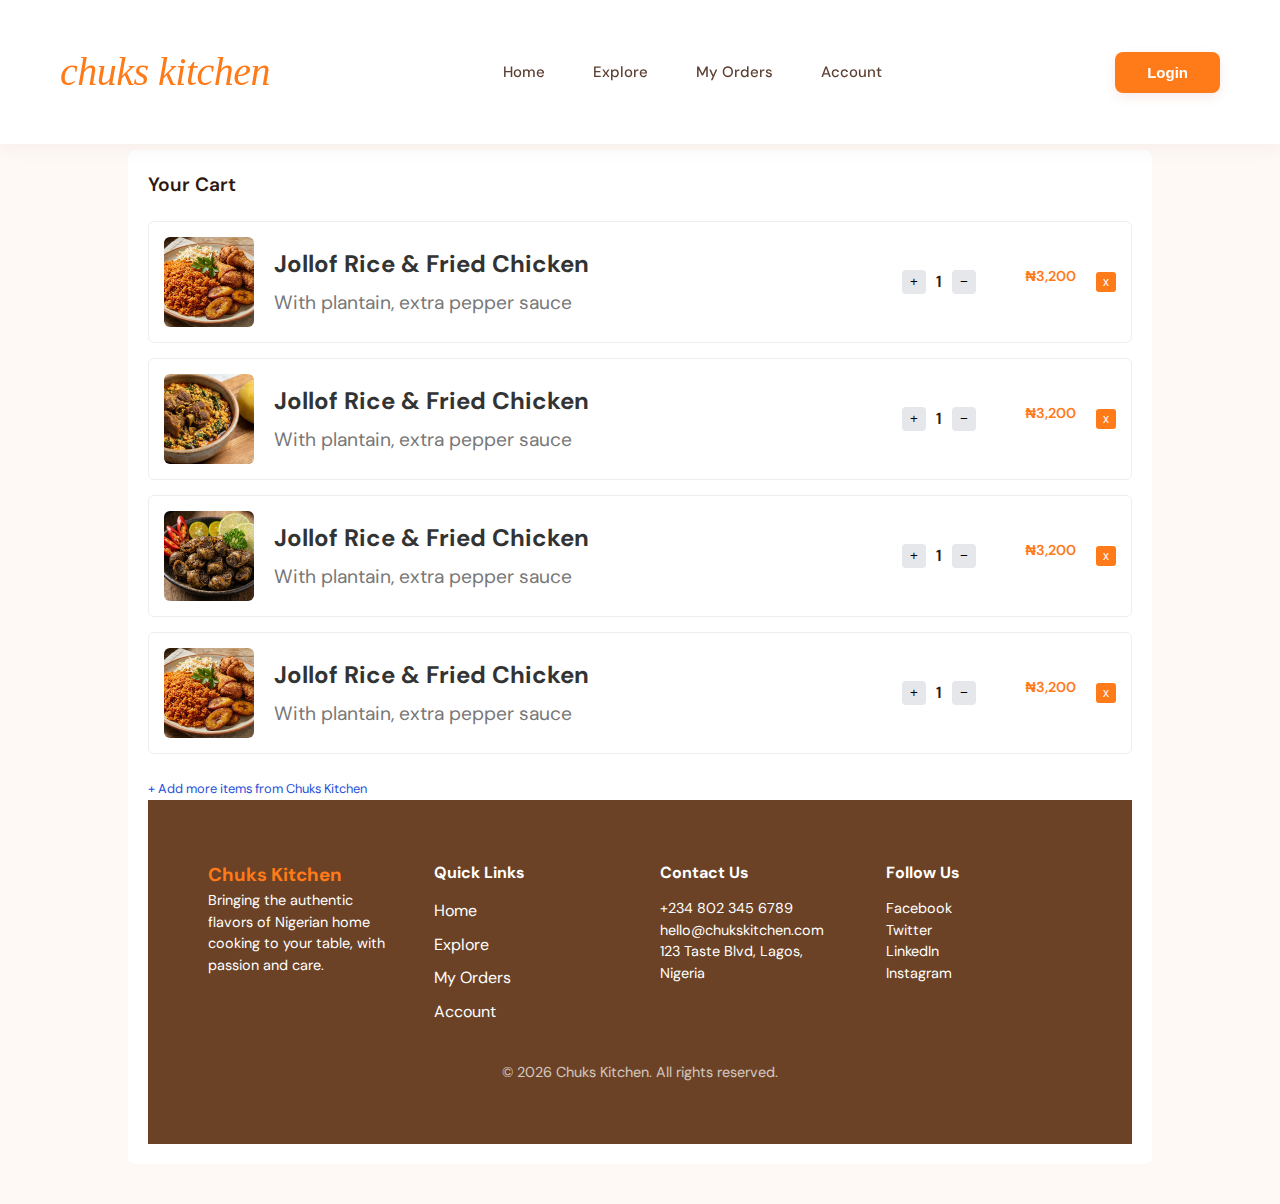
<file: my-orders.html>
<!DOCTYPE html>
<html lang="en">

<head>
  <meta charset="UTF-8">
  <meta name="viewport" content="width=device-width, initial-scale=1.0">
  <title>Chuks Kitchen - My Orders</title>
  <link rel="stylesheet" href="style.css">
  <link rel="preconnect" href="https://fonts.googleapis.com">
  <link rel="preconnect" href="https://fonts.gstatic.com" crossorigin>
  <link
    href="https://fonts.googleapis.com/css2?family=Crimson+Pro:wght@400;600;700&family=Cormorant+Garamond:wght@500;600;700&family=DM+Sans:wght@400;500;600&display=swap"
    rel="stylesheet">
  <link rel="stylesheet" href="https://cdnjs.cloudflare.com/ajax/libs/font-awesome/6.5.0/css/all.min.css">
</head>

<body>
  <!-- Navigation -->
  <nav class="navbar" id="navbar">
    <div class="container nav-container">
      <div class="logo">
        <span class="logo-text">chuks kitchen</span>
      </div>
      <div class="nav-menu" id="navMenu">
        <a href="/index.html" class="nav-link">Home</a>
        <a href="/explore.html" class="nav-link">Explore</a>
        <a href="/my-orders.html" class="nav-link">My Orders</a>
        <a href="#account" class="nav-link">Account</a>
      </div>
      <button class="login-btn">Login</button>
      <button class="mobile-toggle" id="mobileToggle">
        <span></span>
        <span></span>
        <span></span>
      </button>
    </div>
  </nav>





  <div class="cart-container">
    <div class="cart-title">Your Cart</div>

    <!-- ITEM 1 -->
    <div class="cart-item">
      <img src="images/plantain.png" alt="">
      <div class="item-info">
        <a href="/order-summary.html">
          <h4>Jollof Rice & Fried Chicken</h4>
          <p>With plantain, extra pepper sauce</p>
        </a>
      </div>

      <div class="quantity">
        <button class="qty-btn">+</button>
        <span class="qty-number">1</span>
        <button class="qty-btn">−</button>
      </div>

      <div class="price">₦3,200</div>
      <button class="remove-btn">x</button>
    </div>

    <!-- ITEM 2 -->
    <div class="cart-item">
      <img src="/images/efo.png" alt="">
      <div class="item-info">
        <a href="/order-summary.html">
          <h4>Jollof Rice & Fried Chicken</h4>
          <p>With plantain, extra pepper sauce</p>
        </a>
      </div>

      <div class="quantity">
        <button class="qty-btn">+</button>
        <span class="qty-number">1</span>
        <button class="qty-btn">−</button>
      </div>

      <div class="price">₦3,200</div>
      <button class="remove-btn">x</button>
    </div>

    <!-- ITEM 3 -->
    <div class="cart-item">
      <img src="/images/carrot.png" alt="">
      <div class="item-info">
        <a href="/order-summary.html">
          <h4>Jollof Rice & Fried Chicken</h4>
          <p>With plantain, extra pepper sauce</p>
        </a>
      </div>

      <div class="quantity">
        <button class="qty-btn">+</button>
        <span class="qty-number">1</span>
        <button class="qty-btn">−</button>
      </div>

      <div class="price">₦3,200</div>
      <button class="remove-btn">x</button>
    </div>

    <!-- ITEM 4 -->
    <div class="cart-item">
      <img src="/images/rice.png" alt="">
      <div class="item-info">
        <a href="/order-summary.html">
          <h4>Jollof Rice & Fried Chicken</h4>
          <p>With plantain, extra pepper sauce</p>
        </a>
      </div>

      <div class="quantity">
        <button class="qty-btn">+</button>
        <span class="qty-number">1</span>
        <button class="qty-btn">−</button>
      </div>

      <div class="price">₦3,200</div>
      <button class="remove-btn">x</button>
    </div>

    <a href="#" class="add-more">+ Add more items from Chuks Kitchen</a>






    <footer class="footer">
      <div class="footer-grid">

        <div>
          <h3 class="logo">Chuks Kitchen</h3>
          <p>
            Bringing the authentic flavors of Nigerian home cooking to your table,
            with passion and care.
          </p>
        </div>

        <div>
          <h4>Quick Links</h4>
          <ul>
            <li>Home</li>
            <li>Explore</li>
            <li>My Orders</li>
            <li>Account</li>
          </ul>
        </div>

        <div>
          <h4>Contact Us</h4>
          <p>+234 802 345 6789</p>
          <p>hello@chukskitchen.com</p>
          <p>123 Taste Blvd, Lagos, Nigeria</p>
        </div>

        <div>
          <h4>Follow Us</h4>
          <p>Facebook</p>
          <p>Twitter</p>
          <p>LinkedIn</p>
          <p>Instagram</p>
        </div>

      </div>

      <p class="copyright">
        © 2026 Chuks Kitchen. All rights reserved.
      </p>

      <button class="back-to-top" id="backToTop">↑</button>

    </footer>

</body>

</html>
</file>
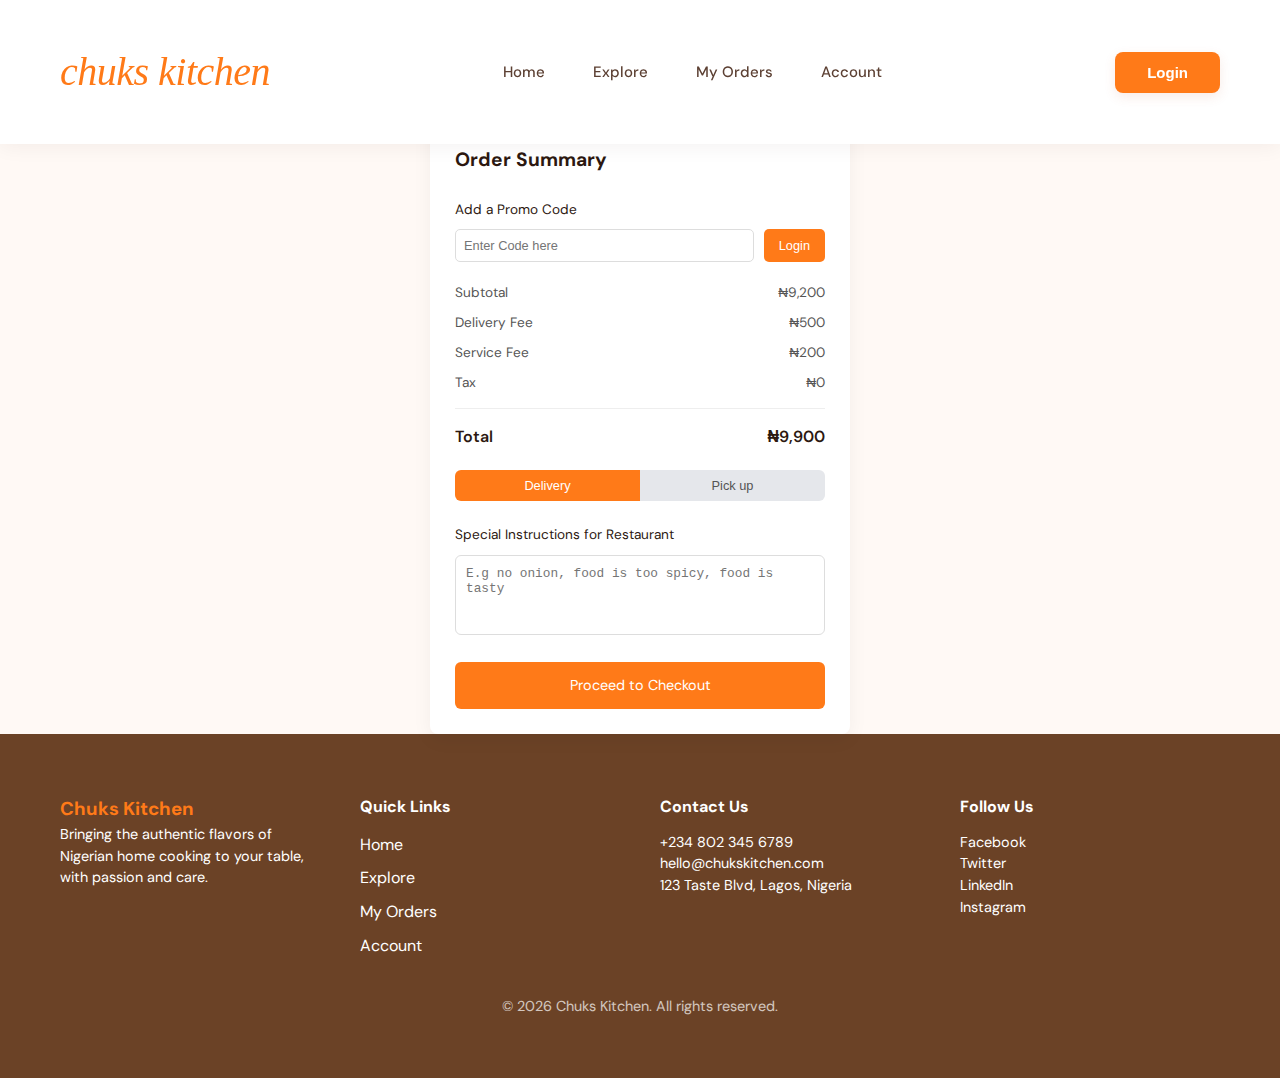
<file: order-summary.html>
<!DOCTYPE html>
<html lang="en">

<head>
    <meta charset="UTF-8">
    <meta name="viewport" content="width=device-width, initial-scale=1.0">
    <title>Chuks Kitchen-Order Summary</title>
    <link rel="stylesheet" href="style.css">
    <link rel="preconnect" href="https://fonts.googleapis.com">
    <link rel="preconnect" href="https://fonts.gstatic.com" crossorigin>
    <link
        href="https://fonts.googleapis.com/css2?family=Crimson+Pro:wght@400;600;700&family=Cormorant+Garamond:wght@500;600;700&family=DM+Sans:wght@400;500;600&display=swap"
        rel="stylesheet">
    <link rel="stylesheet" href="https://cdnjs.cloudflare.com/ajax/libs/font-awesome/6.5.0/css/all.min.css">
</head>

</head>

<body>
    <!-- Navigation -->
    <nav class="navbar" id="navbar">
        <div class="container nav-container">
            <div class="logo">
                <span class="logo-text">chuks kitchen</span>
            </div>
            <div class="nav-menu" id="navMenu">
                <a href="/index.html" class="nav-link">Home</a>
                <a href="/explore.html" class="nav-link">Explore</a>
                <a href="/my-orders.html" class="nav-link">My Orders</a>
                <a href="#account" class="nav-link">Account</a>
            </div>
            <button class="login-btn">Login</button>
            <button class="mobile-toggle" id="mobileToggle">
                <span></span>
                <span></span>
                <span></span>
            </button>
        </div>
    </nav>


    <section>
        <div class="summary-container">
            <div class="summary-card">

                <h2>Order Summary</h2>

                <div class="promo">
                    <label>Add a Promo Code</label>
                    <div class="promo-box">
                        <input type="text" placeholder="Enter Code here">
                        <button>Login</button>
                    </div>
                </div>

                <div class="price-row">
                    <span>Subtotal</span>
                    <span>₦9,200</span>
                </div>

                <div class="price-row">
                    <span>Delivery Fee</span>
                    <span>₦500</span>
                </div>

                <div class="price-row">
                    <span>Service Fee</span>
                    <span>₦200</span>
                </div>

                <div class="price-row">
                    <span>Tax</span>
                    <span>₦0</span>
                </div>

                <div class="divider"></div>

                <div class="total">
                    <span>Total</span>
                    <span>₦9,900</span>
                </div>

                <div class="toggle">
                    <button class="active">Delivery</button>
                    <button class="inactive">Pick up</button>
                </div>

                <label style="font-size:0.85rem;">Special Instructions for Restaurant</label>
                <textarea placeholder="E.g no onion, food is too spicy, food is tasty"></textarea>

                <a href="/delivery-details.html" class="checkout-btn">Proceed to Checkout</a>

            </div>
        </div>

    </section>




    <footer class="footer">
        <div class="footer-grid">

            <div>
                <h3 class="logo">Chuks Kitchen</h3>
                <p>
                    Bringing the authentic flavors of Nigerian home cooking to your table,
                    with passion and care.
                </p>
            </div>

            <div>
                <h4>Quick Links</h4>
                <ul>
                    <li>Home</li>
                    <li>Explore</li>
                    <li>My Orders</li>
                    <li>Account</li>
                </ul>
            </div>

            <div>
                <h4>Contact Us</h4>
                <p>+234 802 345 6789</p>
                <p>hello@chukskitchen.com</p>
                <p>123 Taste Blvd, Lagos, Nigeria</p>
            </div>

            <div>
                <h4>Follow Us</h4>
                <p>Facebook</p>
                <p>Twitter</p>
                <p>LinkedIn</p>
                <p>Instagram</p>
            </div>

        </div>

        <p class="copyright">
            © 2026 Chuks Kitchen. All rights reserved.
        </p>

        <button class="back-to-top" id="backToTop">↑</button>

    </footer>
</body>

</html>
</file>
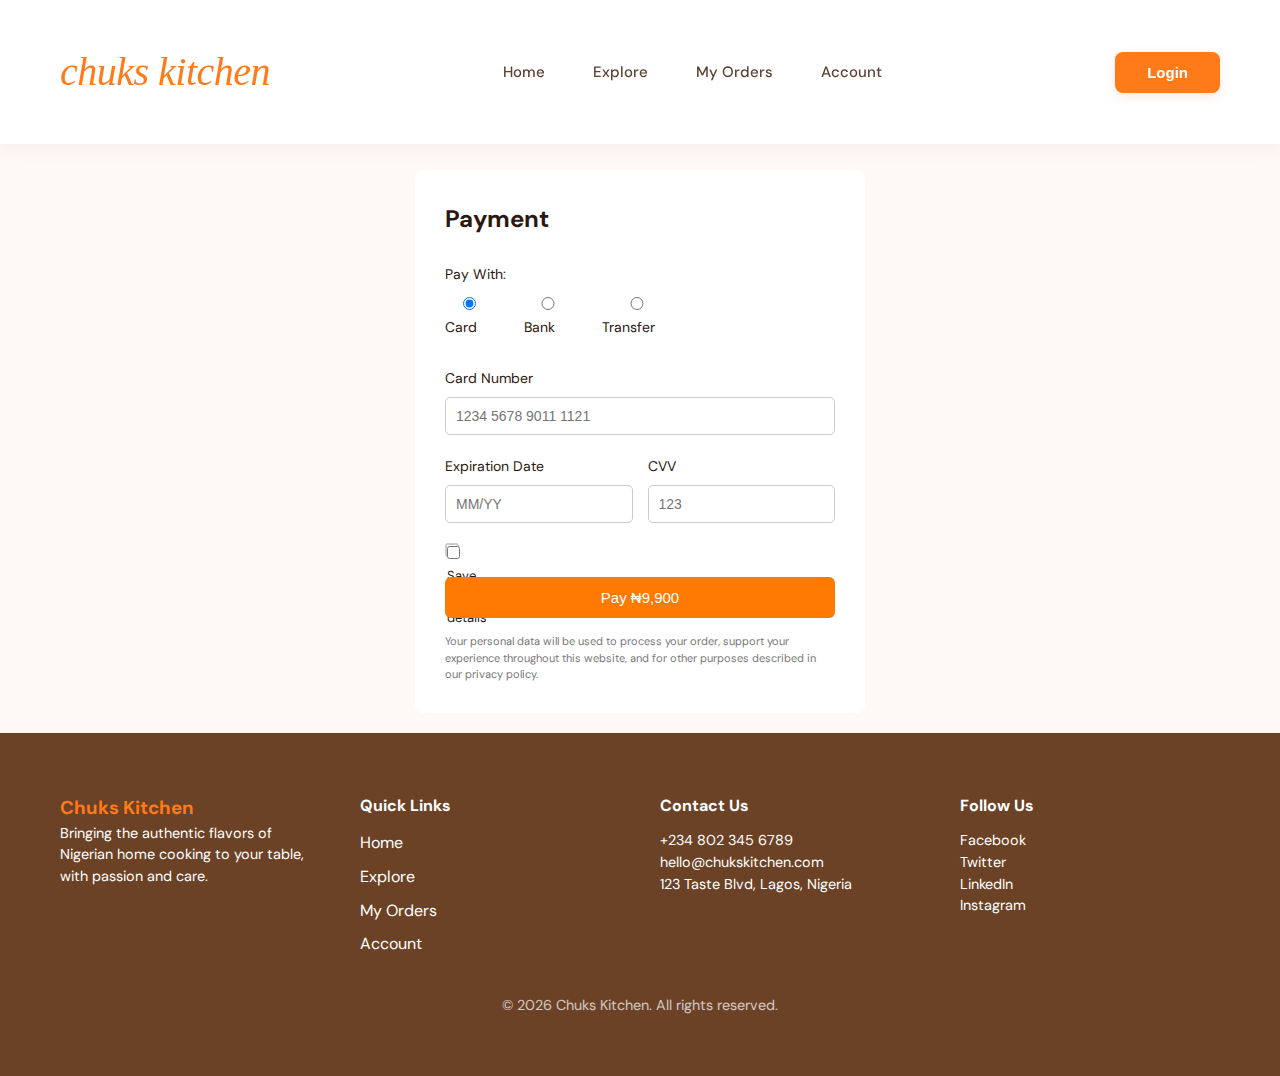
<file: payment.html>
<!DOCTYPE html>
<html lang="en">

<head>
    <meta charset="UTF-8">
    <meta name="viewport" content="width=device-width, initial-scale=1.0">
    <title>chuk's kitchen - Payment Details</title>
    <link rel="stylesheet" href="style.css">
    <link rel="preconnect" href="https://fonts.googleapis.com">
    <link rel="preconnect" href="https://fonts.gstatic.com" crossorigin>
    <link
        href="https://fonts.googleapis.com/css2?family=Crimson+Pro:wght@400;600;700&family=Cormorant+Garamond:wght@500;600;700&family=DM+Sans:wght@400;500;600&display=swap"
        rel="stylesheet">
    <link rel="stylesheet" href="https://cdnjs.cloudflare.com/ajax/libs/font-awesome/6.5.0/css/all.min.css">

</head>

<body>
    <!-- Navigation -->
    <nav class="navbar" id="navbar">
        <div class="container nav-container">
            <div class="logo">
                <span class="logo-text">chuks kitchen</span>
            </div>
            <div class="nav-menu" id="navMenu">
                <a href="/index.html" class="nav-link">Home</a>
                <a href="/explore.html" class="nav-link">Explore</a>
                <a href="/my-orders.html" class="nav-link">My Orders</a>
                <a href="#account" class="nav-link">Account</a>

            </div>
            <button class="login-btn">Login</button>
            <button class="mobile-toggle" id="mobileToggle">
                <span></span>
                <span></span>
                <span></span>
            </button>
        </div>
    </nav>






    <!-- PAYMENT SECTION -->
    <section class="payment-wrapper">
        <div class="payment-card">

            <h2>Payment</h2>

            <!-- Pay With -->
            <div class="form-group">
                <label>Pay With:</label>
                <div class="radio-group">
                    <label><input type="radio" name="payment" checked> Card</label>
                    <label><input type="radio" name="payment"> Bank</label>
                    <label><input type="radio" name="payment"> Transfer</label>
                </div>
            </div>

            <!-- Card Number -->
            <div class="form-group">
                <label>Card Number</label>
                <input type="text" placeholder="1234 5678 9011 1121">
            </div>

            <!-- Expiry + CVV -->
            <div class="row">
                <div class="form-group half">
                    <label>Expiration Date</label>
                    <input type="text" placeholder="MM/YY">
                </div>

                <div class="form-group half">
                    <label>CVV</label>
                    <input type="text" placeholder="123">
                </div>
            </div>

            <!-- Save card -->
            <div class="checkbox">
                <label>
                    <input type="checkbox"> Save card details
                </label>
            </div>

            <!-- Pay Button -->
            <button class="pay-btn">Pay ₦9,900</button>

            <p class="note">
                Your personal data will be used to process your order, support your experience
                throughout this website, and for other purposes described in our privacy policy.
            </p>

        </div>
    </section>





    <footer class="footer">
        <div class="footer-grid">

            <div>
                <h3 class="logo">Chuks Kitchen</h3>
                <p>
                    Bringing the authentic flavors of Nigerian home cooking to your table,
                    with passion and care.
                </p>
            </div>

            <div>
                <h4>Quick Links</h4>
                <ul>
                    <li>Home</li>
                    <li>Explore</li>
                    <li>My Orders</li>
                    <li>Account</li>
                </ul>
            </div>

            <div>
                <h4>Contact Us</h4>
                <p>+234 802 345 6789</p>
                <p>hello@chukskitchen.com</p>
                <p>123 Taste Blvd, Lagos, Nigeria</p>
            </div>

            <div>
                <h4>Follow Us</h4>
                <p>Facebook</p>
                <p>Twitter</p>
                <p>LinkedIn</p>
                <p>Instagram</p>
            </div>

        </div>

        <p class="copyright">
            © 2026 Chuks Kitchen. All rights reserved.
        </p>

        <button class="back-to-top" id="backToTop">↑</button>

    </footer>
</body>

</html>
</file>
<file: style.css>
:root {
  --primary: #ff7a18;
  --primary-dark: #e65c00;
  --secondary: #E88D5F;
  --accent: #F4A460;
  --bg-light: #FFF9F5;
  --bg-cream: #FFF4EB;
  --text-dark: #2C1810;
  --text-medium: #5C4033;
  --text-light: #8B7355;
  --white: #FFFFFF;
  --shadow: rgba(200, 90, 60, 0.12);
  --shadow-hover: rgba(200, 90, 60, 0.25);
}


* {
  margin: 0;
  padding: 0;
  box-sizing: border-box;
}

html {
  scroll-behavior: smooth;
  overflow-x: hidden;
}

body {
  font-family: 'DM Sans', -apple-system, BlinkMacSystemFont, sans-serif;
  color: var(--text-dark);
  background: var(--bg-light);
  overflow-x: hidden;
  line-height: 1.6;
}

.container {
  max-width: 1400px;
  margin: 0 auto;
  padding: 0 24px;
}

/* Navigation Bar */
.navbar {
  position: fixed;
  top: 0;
  width: 100%;
  left: 0;
  nav-right: 0;
  z-index: 1000;
  background: var(--white);
  backdrop-filter: blur(12px);
  box-shadow: 0 2px 20px rgba(44, 24, 16, 0.06);
  transition: all 0.3s ease;
}

.navbar.scrolled {
  box-shadow: 0 4px 30px rgba(44, 24, 16, 0.1);
}

.nav-container {
  display: flex;
  align-items: center;
  justify-content: space-between;
  padding: 20px 24px;
}

.logo-text {
  font-family: "Island Moments", cursive;
  font-weight: 300;
  font-size: 2.5rem;
  font-style: italic;
  color: var(--primary);
  letter-spacing: -0.5px;

}

.nav-link {
  font-size: 15px;
  font-weight: 500;
  color: var(--text-medium);
  text-decoration: none;
  position: relative;
  transition: color 0.3s ease;
}

.nav-menu {
  display: flex;
  gap: 48px;
  align-items: center;
}

.nav-link::after {
  content: '';
  position: absolute;
  bottom: -6px;
  left: 0;
  width: 0;
  height: 2px;
  background: var(--primary);
  transition: width 0.3s ease;
}

.nav-link:hover,
.nav-link.active {
  color: var(--primary);
}


.nav-link.active::after {
  width: 100%;
}

.login-btn {
  padding: 12px 32px;
  background: var(--primary);
  color: white;
  border: none;
  border-radius: 8px;
  font-size: 15px;
  font-weight: 600;
  cursor: pointer;
  transition: all 0.3s ease;
  box-shadow: 0 4px 12px var(--shadow);
}

.login-btn:hover {
  background: var(--primary-dark);
  transform: translateY(-2px);
  box-shadow: 0 6px 20px var(--shadow-hover);
}

.mobile-toggle {
  display: none;
  flex-direction: column;
  gap: 5px;
  background: none;
  border: none;
  cursor: pointer;
}

.mobile-toggle span {
  width: 25px;
  height: 2px;
  background: var(--primary);
  transition: all 0.3s ease;
}

@media (max-width: 768px) {
  .nav-container {
    padding: 15px 24px;
  }

  .mobile-toggle {
    display: flex;
    z-index: 1001;
  }

  .nav-menu {
    position: fixed;
    top: 0;
    right: -100%;
    width: 100%;
    height: 100vh;
    background: var(--white);
    flex-direction: column;
    justify-content: center;
    align-items: center;
    gap: 32px;
    transition: 0.4s cubic-bezier(0.4, 0, 0.2, 1);
    z-index: 1000;
    visibility: hidden;
    opacity: 0;
  }

  .nav-menu.active {
    right: 0;
    visibility: visible;
    opacity: 1;
  }

  .nav-link {
    font-size: 20px;
    width: 100%;
    text-align: center;
    padding: 10px 0;
  }

  /* Hide the desktop login button in the bar on mobile */
  .nav-container>.login-btn {
    display: none;
  }

  /* Style for login button inside the mobile menu */
  .nav-menu .login-btn {
    display: block;
    width: 80%;
    text-align: center;
    margin-top: 20px;
  }

  /* Hamburger to X animation */
  .mobile-toggle.active span:nth-child(1) {
    transform: translateY(7px) rotate(45deg);
  }

  .mobile-toggle.active span:nth-child(2) {
    opacity: 0;
  }

  .mobile-toggle.active span:nth-child(3) {
    transform: translateY(-7px) rotate(-45deg);
  }
}


/* Hero Section */

.hero {
  position: relative;
  min-height: 100vh;
  display: flex;
  align-items: center;
  padding-top: 120px;
  overflow: hidden;
  background: linear-gradient(135deg, var(--bg-cream) 0%, var(--bg-light) 100%);
}

.hero-background {
  position: absolute;
  inset: 0;
  background: url(/images/ac04492104ce9181b9d37ce45eedfae9f04020a7.png) center/cover no-repeat;
  animation: float 20s ease-in-out infinite;
}

.hero-background::after {
  content: '';
  position: absolute;
  inset: 0;
  background: rgba(0, 0, 0, 0.55);
  ;
  z-index: 0;
}

.hero-background>* {
  position: relative;
  z-index: 1;
}


@keyframes float {

  0%,
  100% {
    transform: translate(0, 0) scale(1);
  }

  50% {
    transform: translate(30px, -30px) scale(1.05);
  }
}

.hero-overlay {
  position: absolute;
  inset: 0;
  background: url('data:image/svg+xml,<svg width="100" height="100" xmlns="http://www.w3.org/2000/svg"><defs><pattern id="grid" width="40" height="40" patternUnits="userSpaceOnUse"><path d="M 40 0 L 0 0 0 40" fill="none" stroke="%23C85A3C" stroke-width="0.5" opacity="0.05"/></pattern></defs><rect width="100" height="100" fill="url(%23grid)"/></svg>');
  opacity: 0.4;
}

.hero-container {
  position: relative;
  z-index: 10;
}

.hero-content {
  max-width: 800px;
  animation: fadeInUp 1s ease-out;
  justify-content: right;
}

@keyframes fadeInUp {
  from {
    opacity: 0;
    transform: translateY(40px);
  }

  to {
    opacity: 1;
    transform: translateY(0);
  }
}

.hero-title {
  font-family: 'Cormorant Garamond', serif;
  font-size: 2rem;
  font-weight: 700;
  color: var(--text-dark);
  line-height: 1.1;
  margin-bottom: 24px;
  letter-spacing: -2px;
}

.title-line {
  display: block;
  font-size: 3.5rem;
  text-align: left;
  overflow: hidden;
}


.title-line:nth-child(1) {
  animation: slideIn 0.8s ease-out 0.2s backwards;
  color: var(--white);
}

.title-line:nth-child(2) {
  animation: slideIn 0.8s ease-out 0.4s backwards;
  color: var(--white);
}

.title-line:nth-child(3) {
  animation: slideIn 0.8s ease-out 0.6s backwards;
  color: var(--white);
}

@keyframes slideIn {
  from {
    transform: translateX(-100px);
    opacity: 0;
  }

  to {
    transform: translateX(0);
    opacity: 1;
  }
}


.hero-subtitle {
  font-family: 'Crimson Pro', serif;
  font-size: 1.5rem;
  color: var(--white);
  margin-bottom: 40px;
  font-weight: 400;
  font-style: italic;
  animation: fadeInUp 0.8s ease-out 0.8s backwards;
}

.cta-button {
  display: inline-flex;
  align-items: center;
  gap: 12px;
  padding: 18px 36px;
  background: var(--primary);
  color: white;
  border: none;
  border-radius: 12px;
  font-size: 16px;
  font-weight: 600;
  cursor: pointer;
  transition: all 0.4s cubic-bezier(0.4, 0, 0.2, 1);
  box-shadow: 0 8px 24px var(--shadow);
  animation: fadeInUp 0.8s ease-out 1s backwards;
}

.cta-button:hover {
  background: var(--white);
  transform: translateY(-3px);
  color: var(--primary-dark);
  box-shadow: 0 12px 32px var(--shadow-hover);
}


/* Search Container */

.search-container {
  position: relative;
  max-width: 700px;
  margin-top: 60px;
  animation: fadeInUp 0.8s ease-out 1.2s backwards;
}

.search-icon {
  position: absolute;
  left: 20px;
  top: 50%;
  transform: translateY(-50%);
  z-index: 2;
}

.search-input {
  width: 100%;
  padding: 20px 20px 20px 60px;
  font-size: 16px;
  border: 2px solid transparent;
  border-radius: 16px;
  background: white;
  box-shadow: 0 8px 32px rgba(44, 24, 16, 0.08);
  transition: all 0.3s ease;
  font-family: 'DM Sans', sans-serif;
  color: var(--text-dark);
}

.search-input::placeholder {
  color: var(--text-light);
}

.search-input:focus {
  outline: none;
  border-color: var(--primary);
  box-shadow: 0 12px 40px rgba(200, 90, 60, 0.15);
}

.search-suggestions {
  position: absolute;
  top: calc(100% + 8px);
  left: 0;
  right: 0;
  background: white;
  border-radius: 12px;
  box-shadow: 0 8px 32px rgba(44, 24, 16, 0.12);
  max-height: 300px;
  overflow-y: auto;
  display: none;
  z-index: 100;
}

.search-suggestions.active {
  display: block;
  animation: fadeIn 0.3s ease;
}

@keyframes fadeIn {
  from {
    opacity: 0;
    transform: translateY(-10px);
  }

  to {
    opacity: 1;
    transform: translateY(0);
  }
}

.suggestion-item {
  padding: 16px 20px;
  cursor: pointer;
  transition: background 0.2s ease;
  border-bottom: 1px solid rgba(200, 90, 60, 0.1);
}

.suggestion-item:last-child {
  border-bottom: none;
}

.suggestion-item:hover {
  background: var(--bg-cream);
}

/* Decorative Elements */
.hero-decoration {
  position: absolute;
  border-radius: 50%;
  filter: blur(60px);
  opacity: 0.3;
  animation: pulse 8s ease-in-out infinite;
}

.decoration-1 {
  width: 400px;
  height: 400px;
  background: var(--secondary);
  top: 10%;
  right: 5%;
  animation-delay: 0s;
}

.decoration-2 {
  width: 300px;
  height: 300px;
  background: var(--accent);
  bottom: 15%;
  left: 10%;
  animation-delay: 2s;
}

.decoration-3 {
  width: 250px;
  height: 250px;
  background: var(--primary);
  top: 50%;
  right: 20%;
  animation-delay: 4s;
}

@keyframes pulse {

  0%,
  100% {
    transform: scale(1);
    opacity: 0.3;
  }

  50% {
    transform: scale(1.2);
    opacity: 0.5;
  }
}




/* Catigories */

.categories {
  padding: 80px 60px;
  background: #f7f9fc;
}

.categories h2 {
  text-align: center;
  font-size: 1.8rem;
  margin-bottom: 40px;
  color: #1f2933;
}

.category-grid {
  display: grid;
  grid-template-columns: repeat(3, 1fr);
  gap: 30px;
}

.category-card {
  background: white;
  border-radius: 16px;
  overflow: hidden;
  text-align: center;
  box-shadow: 0 10px 25px rgba(0, 0, 0, 0.05);
  transition: transform 0.3s ease;
  cursor: pointer;
}

.category-card:hover {
  transform: translateY(-6px);
}

.category-card img {
  width: 100%;
  height: 200px;
  object-fit: cover;
}

.category-card p {
  padding: 16px;
  font-weight: 500;
  color: #111827;
}

.see-more {
  margin: 24px auto 0;
  background: none;
  border: none;
  color: #d4633b;
  font-size: 1rem;
  cursor: pointer;
  font-weight: 600;
}


@media (min-width: 769px) {
  .see-more {
    display: none;
  }
}

@media (max-width: 768px) {
  .category-grid {
    grid-template-columns: 1fr;
  }
}

@media (max-width: 768px) {
  .category-card:nth-child(n+4) {
    display: none;
  }

  .category-grid.show-all .category-card {
    display: block;
  }
}




/* Chef Specials Section */
.specials {
  padding: 80px 60px;
  background: #f7f9fc;
}

.specials h2 {
  text-align: center;
  margin-bottom: 40px;
}

.specials-grid {
  display: grid;
  grid-template-columns: repeat(3, 1fr);
  gap: 30px;
}

.special-card {
  background: white;
  border-radius: 16px;
  overflow: hidden;
  box-shadow: 0 10px 25px rgba(0, 0, 0, 0.05);
  display: flex;
  flex-direction: column;
}

.image-box img {
  width: 100%;
  height: 200px;
  object-fit: cover;
}

.card-body {
  padding: 18px;
  flex: 1;
}

.card-body h3 {
  font-size: 1rem;
  margin-bottom: 6px;
}

.card-body p {
  font-size: 0.85rem;
  color: #6b7280;
  margin-bottom: 16px;
  line-height: 1.4;
}

.card-footer {
  display: flex;
  justify-content: space-between;
  align-items: center;
}

.price {
  color: #ff7a18;
  font-weight: 600;
}

.card-footer button {
  background: #ff7a18;
  color: white;
  border: none;
  padding: 8px 14px;
  border-radius: 8px;
  cursor: pointer;
  font-size: 0.85rem;
}

.card-footer button:hover {
  background: #e65c00;
}

@media (max-width: 768px) {
  .specials-grid {
    grid-template-columns: 1fr;
  }

  .special-card:nth-child(n+4) {
    display: none;
  }

  .specials-grid.show-all .special-card {
    display: block;
  }
}

/* CTA Section */

.cta {
  position: relative;
  height: 60vh;
  background-image: url("/images/f30e8a349d6f6f58f96aab7669df30176ece420c.png");
  background-size: cover;
  background-position: center;
  display: flex;
  align-items: center;
}

.cta-overlay {
  position: absolute;
  inset: 0;
  background: rgba(0, 0, 0, 0.55);
}

.cta-content {
  position: relative;
  margin-left: 80px;
  max-width: 500px;
  color: white;
  z-index: 2;
}

.cta-content h2 {
  font-size: 2.5rem;
  margin-bottom: 12px;
}

.cta-content p {
  font-size: 1rem;
  margin-bottom: 20px;
  line-height: 1.5;
}

.cta-btn {
  background: #ff7a18;
  color: white;
  border: none;
  padding: 12px 26px;
  border-radius: 10px;
  cursor: pointer;
}

.cta-badge {
  background: #ff3b3b;
  padding: 4px 10px;
  border-radius: 6px;
  font-size: 0.75rem;
  display: inline-block;
  margin-bottom: 10px;
}


@media (max-width: 768px) {
  .cta-content {
    margin: 0 24px;
  }

  .cta-content h2 {
    font-size: 1.8rem;
  }
}


/* Footer Section */

.footer {
  background: #6b4226;
  color: white;
  padding: 60px;
}

.footer-grid {
  display: grid;
  grid-template-columns: repeat(4, 1fr);
  gap: 40px;
  margin-bottom: 30px;
}

.footer h4 {
  margin-bottom: 12px;
}

.footer ul {
  list-style: none;
  padding: 0;
}

.footer li {
  margin-bottom: 8px;
  cursor: pointer;
}

.logo {
  color: #ff7a18;
}

.footer p {
  font-size: 0.9rem;
  line-height: 1.5;
}

.copyright {
  text-align: center;
  font-size: 0.8rem;
  opacity: 0.7;
}

.back-to-top {
  position: fixed;
  bottom: 30px;
  right: 30px;
  width: 45px;
  height: 45px;
  border-radius: 50%;
  background: #1e6fff;
  color: white;
  border: none;
  font-size: 1.2rem;
  cursor: pointer;
  display: none;
  box-shadow: 0 10px 25px rgba(0, 0, 0, 0.2);
  z-index: 999;
}

@media (max-width: 768px) {
  .back-to-top {
    display: none !important;
  }
}


@media (max-width: 768px) {
  .cta {
    height: 100vh;
  }
}

@media (max-width: 768px) {
  .cta-content {
    margin: 0 24px;
    max-width: 100%;
  }

  .cta-content h2 {
    font-size: 2rem;
    line-height: 1.2;
  }

  .cta-content p {
    font-size: 1rem;
  }

  .cta-btn {
    width: 100%;
    padding: 14px;
    font-size: 1rem;
  }
}

@media (max-width: 768px) {
  .footer {
    display: none;
  }
}



/* Explore Page */

.explore-hero {
  position: relative;
  height: 70vh;
  background-image: url("/images/explorehero.png");
  background-size: cover;
  background-position: center;
  display: flex;
  align-items: flex-end;
}

.explore-overlay {
  position: absolute;
  inset: 0;
  background: rgba(0, 0, 0, 0.4);
}

.explore-content {
  position: relative;
  color: white;
  padding: 40px 60px;
  z-index: 2;
}

.explore-content h1 {
  font-size: 2.5rem;
}

.explore-content p {
  font-size: 0.9rem;
  opacity: 0.9;
}


.menu-section {
  padding: 30px 60px;
  background: #f7f9fc;
}

.menu-section h3 {
  margin-bottom: 12px;
}

.menu-list {
  list-style: none;
  padding: 0;
  margin: 0;
}

.menu-list li {
  padding: 10px 0;
  font-size: 0.9rem;
  cursor: pointer;
  border-bottom: 1px solid #e5e7eb;
}

.menu-list li:last-child {
  border-bottom: none;
}

.menu-list li.active {
  background: #ffe5d0;
  color: #ff7a18;
  font-weight: 600;
  padding-left: 10px;
  border-radius: 6px;
}

@media (max-width: 768px) {
  .menu-section {
    padding: 20px;
  }
}



.container {
  padding: 40px 60px;
}

h2 {
  margin-bottom: 20px;
}

/* GRID */
.food-grid {
  display: grid;
  grid-template-columns: repeat(3, 1fr);
  gap: 24px;
}

/* CARD */
.food-card {
  background: white;
  border-radius: 14px;
  overflow: hidden;
  box-shadow: 0 8px 20px rgba(0, 0, 0, 0.05);
  display: flex;
  flex-direction: column;
}

.food-card img {
  width: 100%;
  height: 180px;
  object-fit: cover;
}

.food-body {
  padding: 14px;
  display: flex;
  flex-direction: column;
  gap: 10px;
}

.food-body h3 {
  font-size: 0.95rem;
}

.food-body p {
  font-size: 0.8rem;
  color: #6b7280;
  line-height: 1.4;
}

.food-footer {
  display: flex;
  justify-content: space-between;
  align-items: center;
  margin-top: 6px;
}

.price {
  color: #ff7a18;
  font-weight: 600;
  font-size: 0.9rem;
}

.add-btn {
  width: 30px;
  height: 30px;
  border-radius: 50%;
  background: #ff7a18;
  color: white;
  border: none;
  cursor: pointer;
  display: flex;
  align-items: center;
  justify-content: center;
  transition: all 0.3s ease;
}

.add-btn i {
  font-size: 0.8rem;
}

.add-btn:hover {
  transform: scale(1.1);
  background: #e65c00;
}

/* MOBILE */
@media (max-width: 768px) {
  .containerr {
    padding: 20px;
  }

  .food-grid {
    grid-template-columns: 1fr;
  }

  .food-card img {
    height: 200px;
  }
}




.section-title {
  font-size: 20px;
  font-weight: 700;
  color: #111;
  margin-bottom: 18px;
  padding-bottom: 8px;
}

.menu-section {
  margin-bottom: 36px;
}

.menu-grid {
  display: grid;
  grid-template-columns: repeat(3, 1fr);
  gap: 14px;
}

.menu-card {
  background: #fff;
  border-radius: 12px;
  overflow: hidden;
  box-shadow: 0 1px 4px rgba(0, 0, 0, 0.08);
  display: flex;
  flex-direction: column;
  transition: transform 0.18s ease, box-shadow 0.18s ease;
  cursor: pointer;
}

.menu-card:hover {
  transform: translateY(-3px);
  box-shadow: 0 6px 18px rgba(0, 0, 0, 0.13);
}

.menu-card img {
  width: 100%;
  aspect-ratio: 4/3;
  object-fit: cover;
  display: block;
}

.card-body {
  padding: 10px 10px 12px;
  flex: 1;
  display: flex;
  flex-direction: column;
  gap: 4px;
}

.item-name {
  font-size: 13px;
  font-weight: 700;
  color: #111;
  line-height: 1.3;
}

.item-desc {
  font-size: 11.5px;
  color: #666;
  line-height: 1.4;
  flex: 1;
}

.card-footer {
  display: flex;
  align-items: center;
  justify-content: space-between;
  padding: 0 10px 12px;
}

.item-price {
  font-size: 13px;
  font-weight: 700;
  color: #111;
}

.add-btn {
  width: 28px;
  height: 28px;
  background: #f97316;
  border: none;
  border-radius: 50%;
  display: flex;
  align-items: center;
  justify-content: center;
  cursor: pointer;
  transition: background 0.15s ease, transform 0.12s ease;
  flex-shrink: 0;
}

.add-btn:hover {
  background: #ea6b08;
  transform: scale(1.12);
}

.add-btn svg {
  width: 14px;
  height: 14px;
  fill: none;
  stroke: #fff;
  stroke-width: 2.5;
  stroke-linecap: round;
}

.card-img {
  width: 100%;
  aspect-ratio: 4/3;
  object-fit: cover;
  display: block;
  background: #eee;
}


@media (max-width: 768px) {
  .menu-grid {
    grid-template-columns: 1fr;
  }


  .menu-card img {
    height: 200px;
  }
}



/* Food Details Page */

.contaiiner {
  display: flex;
  gap: 25px;
  padding: 30px 40px;
  margin-top: 100px;
}

/* LEFT IMAGE */

.food-image {
  flex: 1;
  border: 4px solid #6b46ff;
  border-radius: 6px;
  overflow: hidden;
}

.food-image img {
  width: 100%;
  height: 100%;
  object-fit: cover;
}

/* RIGHT CARD */

.details-card {
  flex: 1;
  background: #fff;
  padding: 25px;
  border-radius: 8px;
  box-shadow: 0 2px 10px rgba(0, 0, 0, 0.06);
  position: relative;
}

.close-btn {
  position: absolute;
  top: 15px;
  right: 15px;
  background: #000;
  color: #fff;
  width: 22px;
  height: 22px;
  font-size: 12px;
  display: flex;
  align-items: center;
  justify-content: center;
  border-radius: 3px;
  cursor: pointer;
}

.details-card h2 {
  font-size: 22px;
  margin-bottom: 8px;
}

.price {
  color: #ff6b00;
  font-weight: 600;
  margin-bottom: 10px;
}

.description {
  font-size: 13px;
  color: #666;
  line-height: 1.6;
  margin-bottom: 15px;
}

/* Info tags */

.info-tags {
  display: flex;
  gap: 15px;
  font-size: 12px;
  margin-bottom: 20px;
}

.info-tags span {
  display: flex;
  align-items: center;
  gap: 6px;
  color: #555;
}

.circle-icon {
  width: 10px;
  height: 10px;
  border: 2px solid #ff6b00;
  border-radius: 50%;
}

/* SECTION TITLE */

.section-title {
  font-weight: 600;
  margin: 15px 0 10px;
  font-size: 14px;
}

/* OPTION BOX */

.option {
  display: flex;
  justify-content: space-between;
  align-items: center;
  padding: 10px;
  border: 1px solid #ddd;
  border-radius: 6px;
  margin-bottom: 8px;
  font-size: 13px;
}

.option-left {
  display: flex;
  align-items: center;
  gap: 10px;
}

.radio {
  width: 14px;
  height: 14px;
  border: 2px solid #ff6b00;
  border-radius: 50%;
}

.checkbox {
  width: 14px;
  height: 14px;
  border: 2px solid #ccc;
  border-radius: 3px;
}

/* TEXTAREA */

textarea {
  width: 100%;
  height: 80px;
  border: 1px solid #ddd;
  border-radius: 6px;
  padding: 10px;
  font-size: 12px;
  resize: none;
  margin-top: 5px;
}



@media(max-width:900px) {
  .contaiiner {
    flex-direction: column;
    height: auto;
  }

  .food-image {
    height: 300px;
    width: 100%;
    flex: none;
  }

  .details-card {
    width: 100%;
    height: auto;
    flex: none;
  }
}




/* CART SECTION */
.cart-container {
  width: 80%;
  margin: 40px auto;
  background: #fff;
  padding: 20px;
  border-radius: 8px;
  margin-top: 150px;
}

.cart-title {
  font-size: 1.2rem;
  font-weight: 600;
  margin-bottom: 20px;
}

/* CART ITEM */
.cart-item {
  display: flex;
  align-items: center;
  gap: 20px;
  padding: 15px;
  border: 1px solid #eee;
  border-radius: 6px;
  margin-bottom: 15px;
}

.cart-item img {
  width: 90px;
  height: 90px;
  border-radius: 6px;
  object-fit: cover;
}

.item-info {
  flex: 1;
}

.item-info a {
  font-size: 1rem;
  color: #333;
  text-decoration: none;
}


.item-info h4 {
  font-size: 1.5rem;
  margin-bottom: 4px;
}

.item-info p {
  font-size: 1.2rem;
  color: #777;
}

/* QUANTITY */
.quantity {
  display: flex;
  align-items: center;
  gap: 10px;
}

.qty-btn {
  width: 24px;
  height: 24px;
  border: none;
  background: #e5e7eb;
  border-radius: 4px;
  cursor: pointer;
}

.qty-number {
  font-weight: 600;
}

/* PRICE */
.price {
  color: #ff7a18;
  font-weight: 600;
  width: 80px;
  text-align: right;
}

/* REMOVE BUTTON */
.remove-btn {
  background: #ff7a18;
  color: #fff;
  border: none;
  width: 20px;
  height: 20px;
  font-size: 12px;
  cursor: pointer;
  border-radius: 3px;
}

/* ADD MORE LINK */
.add-more {
  margin-top: 10px;
  font-size: 0.8rem;
  color: #1d4ed8;
  text-decoration: none;
  display: inline-block;
}

/* MOBILE */
@media (max-width: 900px) {

  .navbar {
    padding: 15px 20px;
  }

  .cart-container {
    width: 95%;
  }

  .cart-item {
    flex-direction: column;
    align-items: flex-start;
  }

  .price {
    width: auto;
  }

  .quantity {
    margin-top: 10px;
  }
}







/* SUMMARY CARD */
.summary-container {
  display: flex;
  justify-content: center;
  margin-top: 120px;
}

.summary-card {
  background: #fff;
  width: 420px;
  padding: 25px;
  border-radius: 8px;
  box-shadow: 0 5px 20px rgba(0, 0, 0, 0.05);
}

.summary-card h2 {
  font-size: 1.2rem;
  margin-bottom: 20px;
}

/* PROMO */
.promo {
  margin-bottom: 20px;
}

.promo label {
  font-size: 0.85rem;
}

.promo-box {
  margin-top: 8px;
  display: flex;
  gap: 10px;
}

.promo-box input {
  flex: 1;
  padding: 8px;
  border: 1px solid #ddd;
  border-radius: 5px;
  font-size: 0.8rem;
}

.promo-box button {
  background: #ff7a18;
  color: #fff;
  border: none;
  padding: 8px 15px;
  border-radius: 5px;
  font-size: 0.8rem;
  cursor: pointer;
}

/* PRICE BREAKDOWN */
.price-row {
  display: flex;
  justify-content: space-between;
  font-size: 0.85rem;
  margin-bottom: 8px;
  color: #555;
}

.divider {
  border-top: 1px solid #eee;
  margin: 15px 0;
}

.total {
  display: flex;
  justify-content: space-between;
  font-weight: 600;
  margin-bottom: 20px;
}

/* DELIVERY TOGGLE */
.toggle {
  display: flex;
  border-radius: 6px;
  overflow: hidden;
  margin-bottom: 20px;
}

.toggle button {
  flex: 1;
  padding: 8px;
  border: none;
  font-size: 0.8rem;
  cursor: pointer;
}

.toggle .active {
  background: #ff7a18;
  color: #fff;
}

.toggle .inactive {
  background: #e5e7eb;
  color: #555;
}

/* TEXTAREA */
textarea {
  width: 100%;
  height: 80px;
  padding: 10px;
  border: 1px solid #ddd;
  border-radius: 6px;
  font-size: 0.8rem;
  resize: none;
  margin-top: 8px;
  margin-bottom: 20px;
}

/* CHECKOUT BUTTON */
.checkout-btn {
  width: 100%;
  background: #ff7a18;
  color: #fff;
  border: none;
  padding: 12px;
  border-radius: 6px;
  font-size: 0.9rem;
  cursor: pointer;
  text-decoration: none;
  align-items: center;
  display: flex;
  justify-content: center;
}

/* MOBILE */
@media(max-width:768px) {
  .navbar {
    padding: 15px 20px;
  }

  .summary-card {
    width: 95%;
  }
}









/* DELIVERY Details */
.delivery-wrapper {
  display: flex;
  justify-content: center;
  margin-top: 120px;
  padding: 20px;
}


.delivery-card {
  background: #ffffff;
  width: 500px;
  padding: 30px;
  border-radius: 8px;
}

.delivery-card h2 {
  margin-bottom: 25px;
}


.address-box {
  display: flex;
  justify-content: space-between;
  align-items: center;
  background: #f8f8f8;
  padding: 15px;
  border-radius: 6px;
  margin-bottom: 25px;
}

.change-link {
  font-size: 13px;
  color: #007bff;
  text-decoration: none;
}


.form-group {
  margin-bottom: 20px;
}

.form-group label {
  display: block;
  margin-bottom: 8px;
  font-size: 14px;
}

.form-group input,
.form-group textarea {
  width: 100%;
  padding: 10px;
  border: 1px solid #ccc;
  border-radius: 5px;
  font-size: 14px;
}

textarea {
  height: 80px;
  resize: none;
}

/* MOBILE RESPONSIVE */
@media (max-width: 768px) {

  .navbar {
    padding: 15px 20px;
  }

  .delivery-card {
    width: 100%;
  }

}






/* Payment Details */
.payment-wrapper {
  display: flex;
  justify-content: center;
  margin-top: 150px;
  padding: 20px;
}


.payment-card {
  background: white;
  width: 450px;
  padding: 30px;
  border-radius: 8px;
}

.payment-card h2 {
  margin-bottom: 25px;
}


.form-group {
  margin-bottom: 20px;
}

.form-group label {
  display: block;
  margin-bottom: 8px;
  font-size: 14px;
}

.form-group input {
  width: 100%;
  padding: 10px;
  border: 1px solid #ccc;
  border-radius: 5px;
}


.radio-group {
  display: flex;
  gap: 30px;
  margin-top: 8px;
}

.radio-group label {
  font-size: 14px;
}


.row {
  display: flex;
  gap: 15px;
}

.half {
  flex: 1;
}


.checkbox {
  margin-bottom: 20px;
  font-size: 13px;
}


.pay-btn {
  width: 100%;
  padding: 12px;
  background: #ff7a00;
  color: white;
  border: none;
  border-radius: 6px;
  font-size: 15px;
  cursor: pointer;
  margin-bottom: 15px;
}


.note {
  font-size: 11px;
  color: #777;
  line-height: 1.5;
}

/* MOBILE */
@media (max-width: 768px) {


  .payment-card {
    width: 100%;
  }

  .row {
    flex-direction: column;
  }
}
</file>
